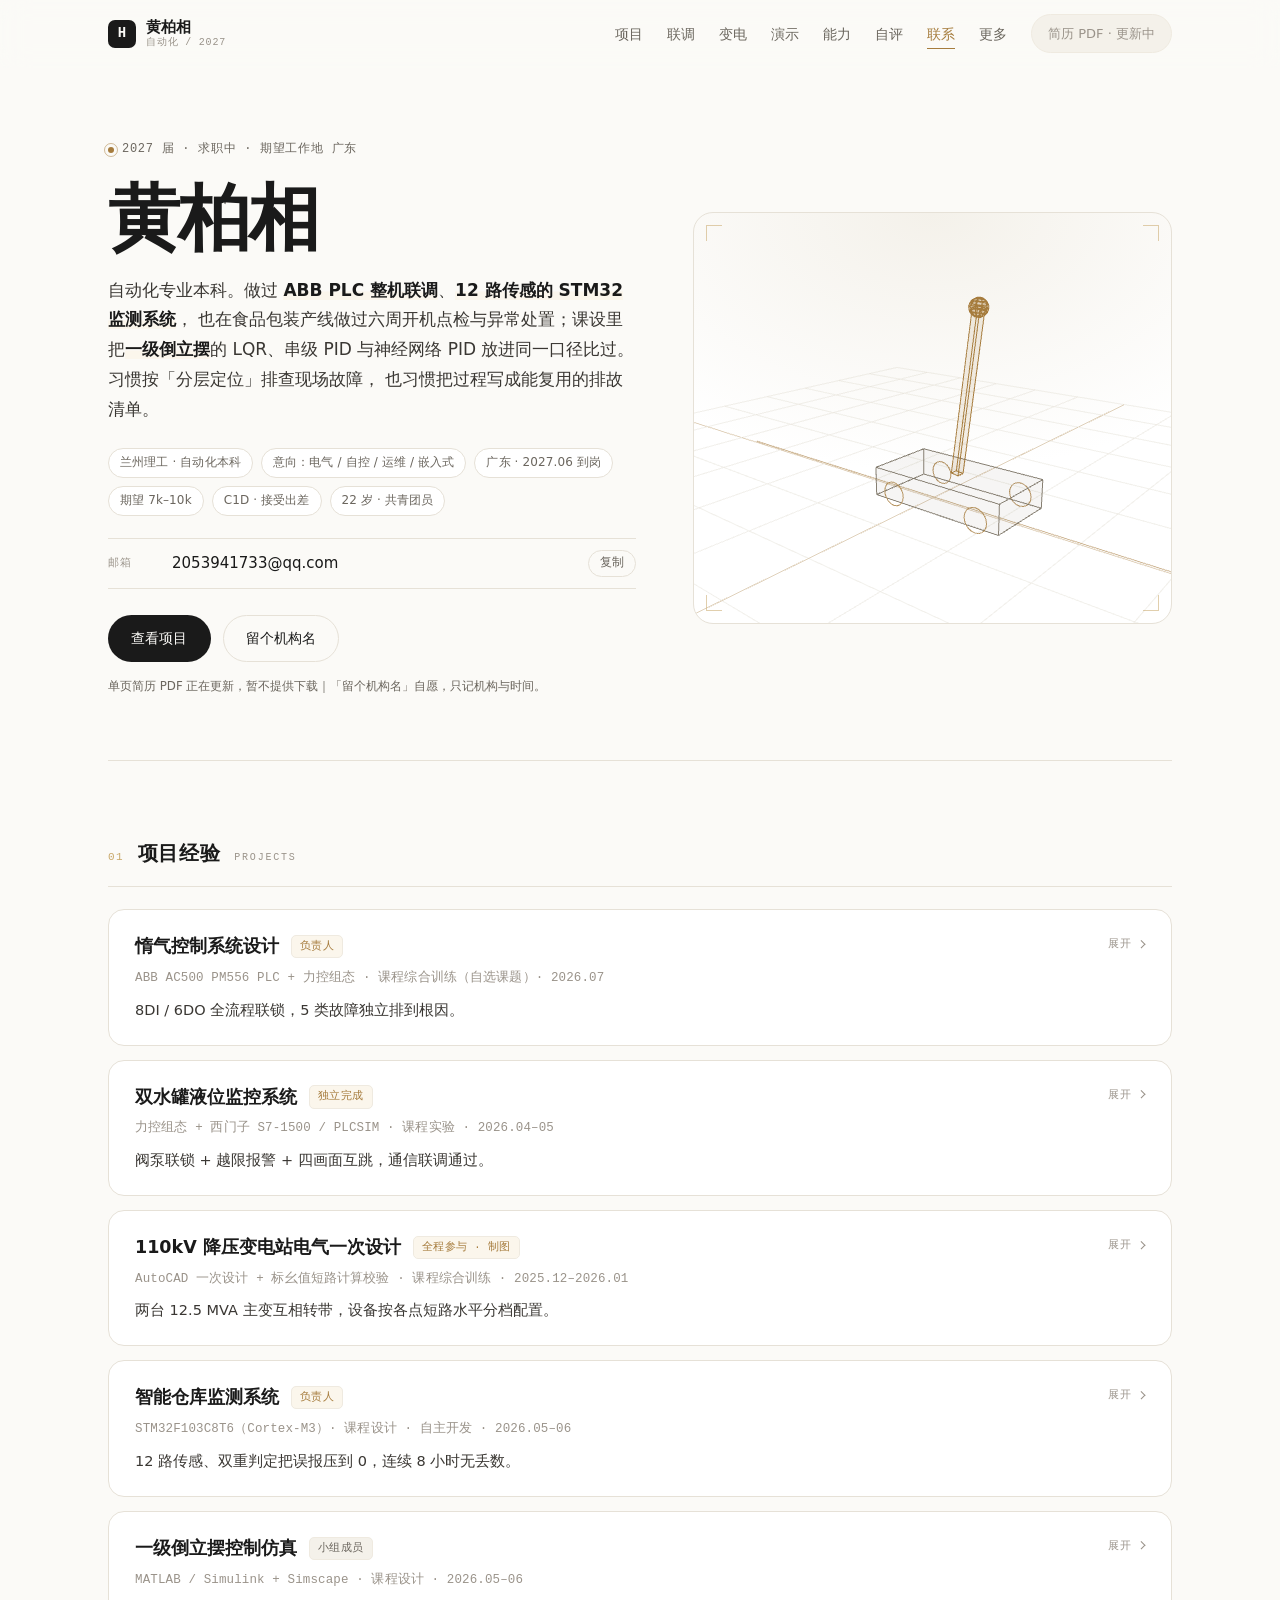
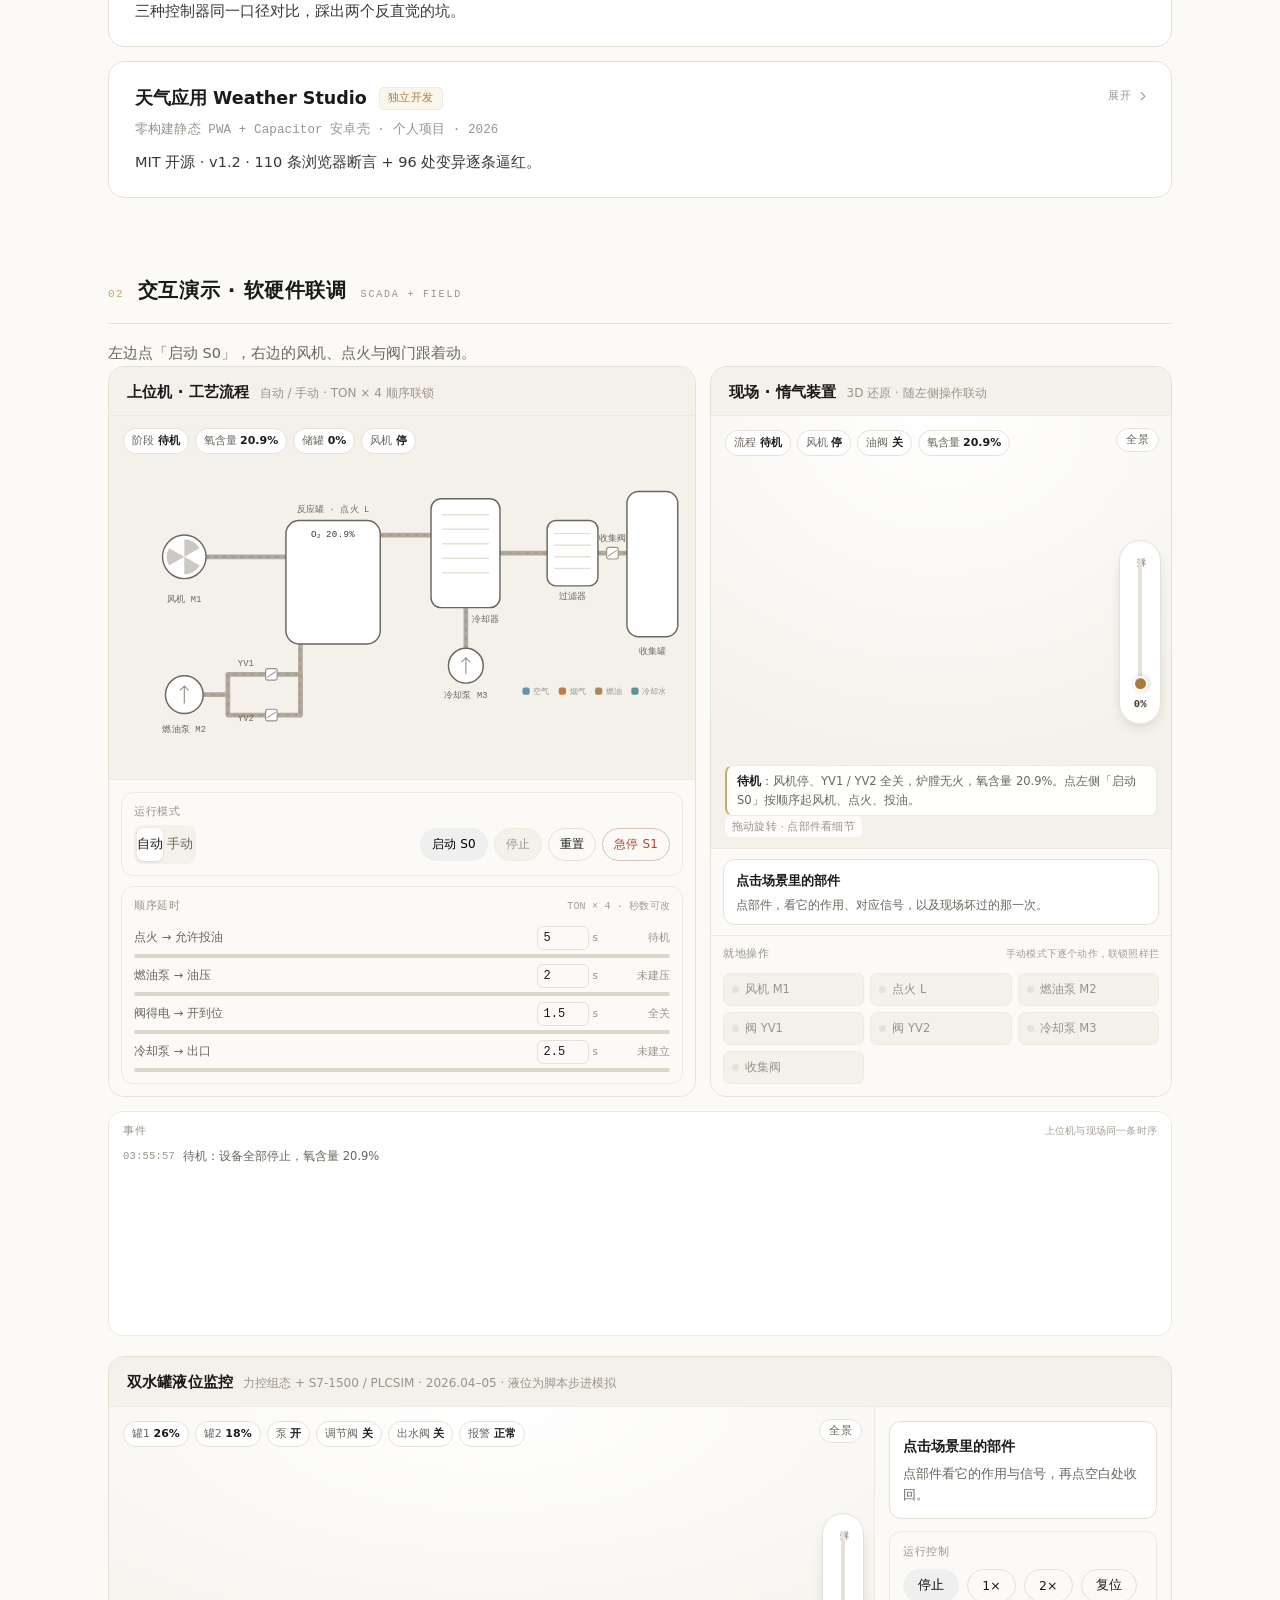
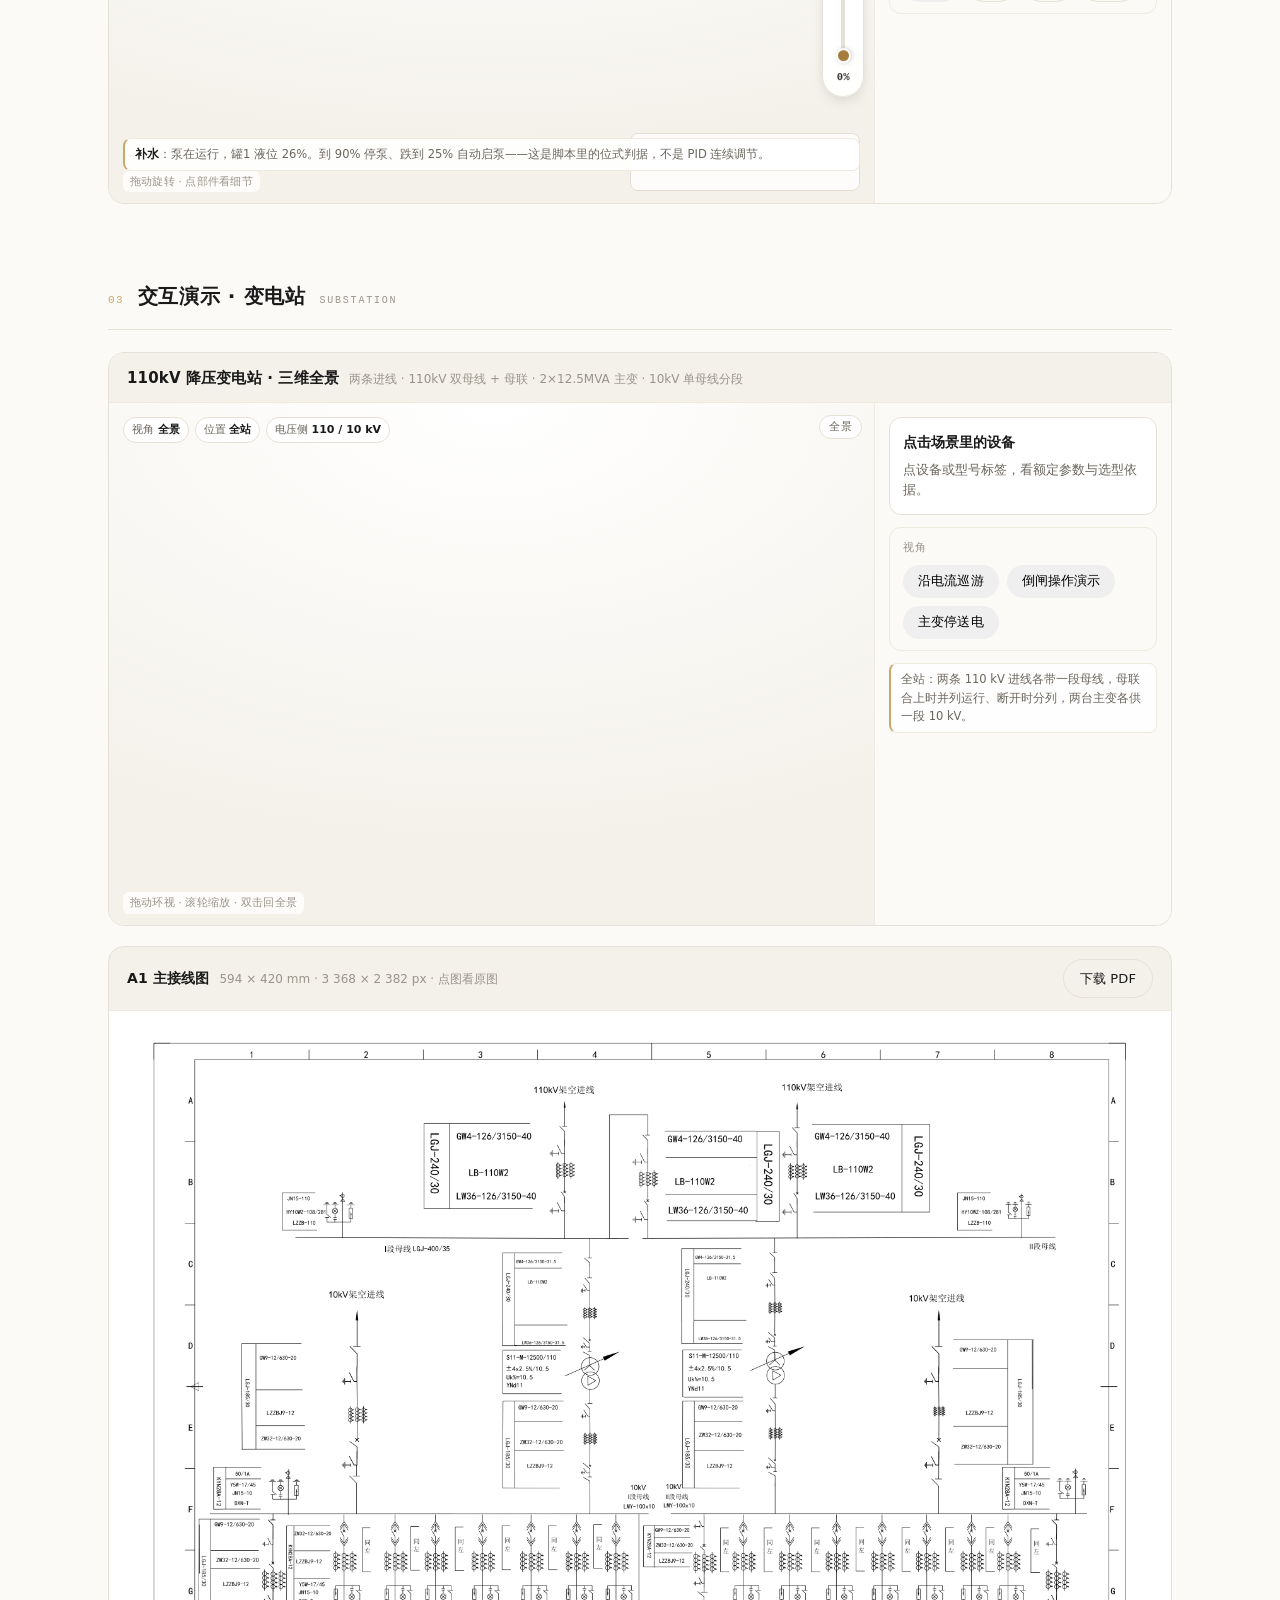
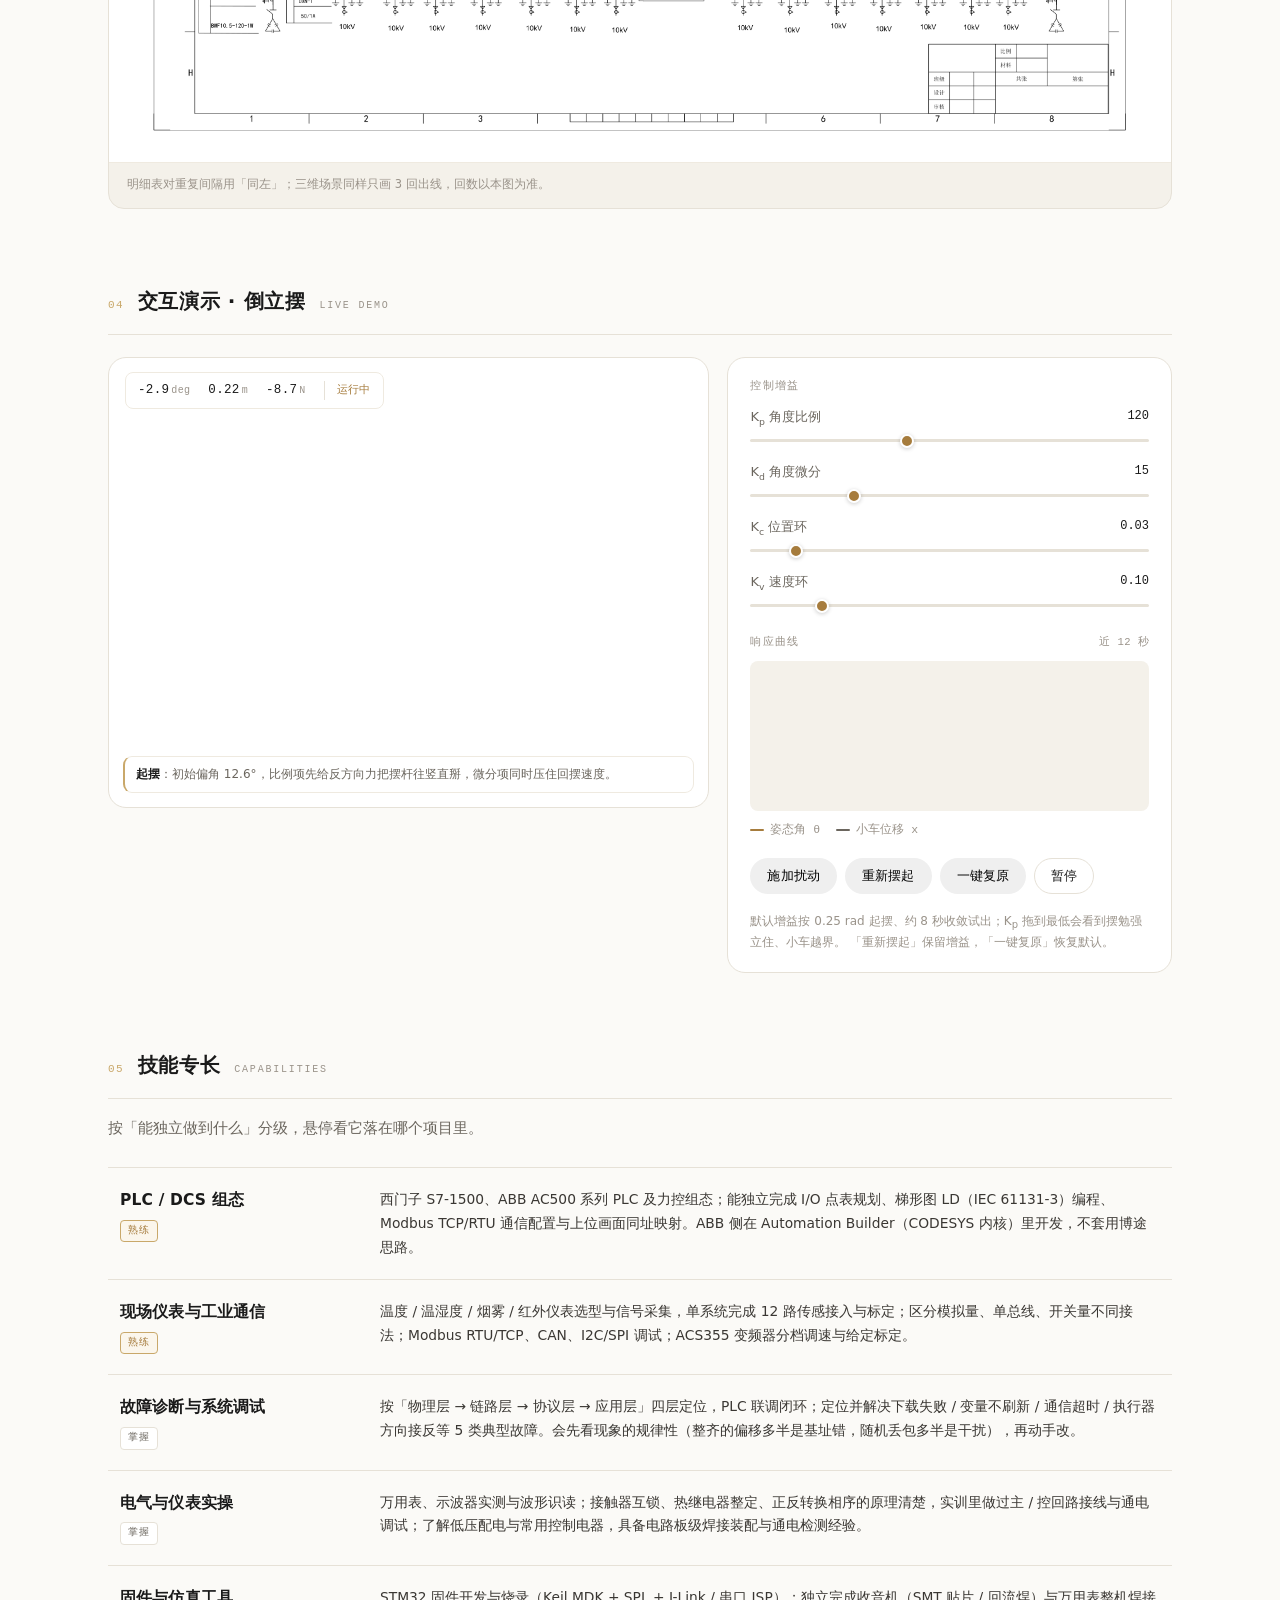
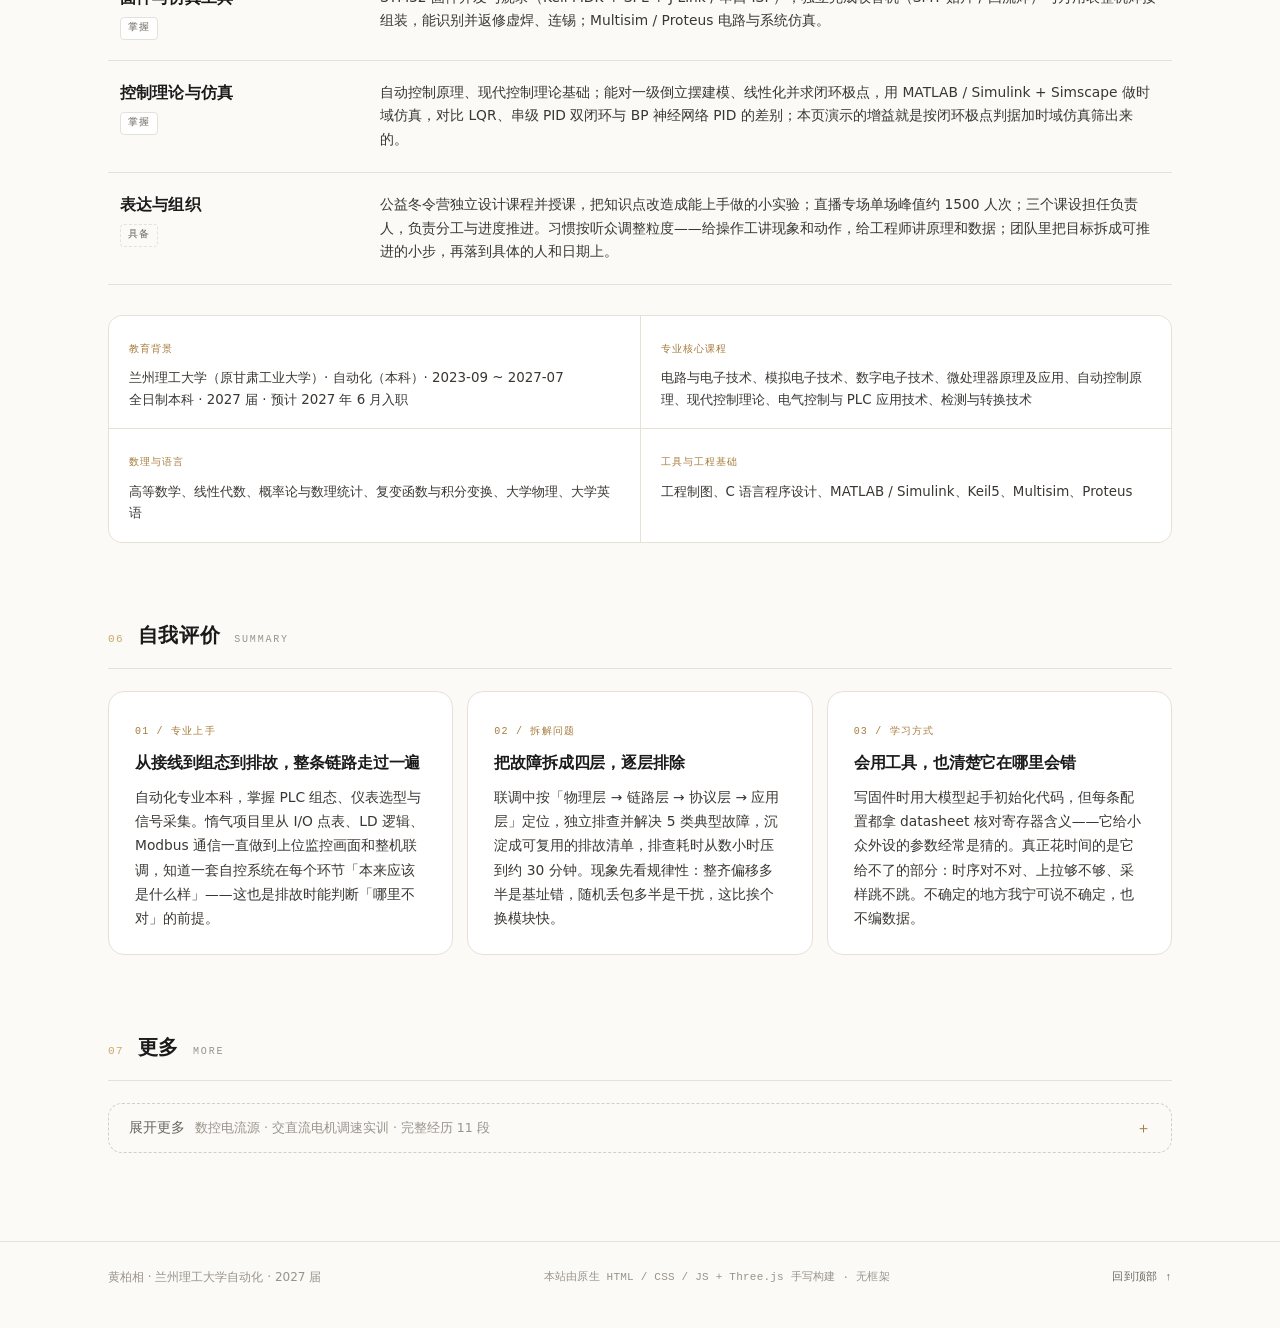
<file: GitHub Pages/index.html>
<!DOCTYPE html>
<html lang="zh-CN">
<head>
<meta charset="utf-8">
<meta name="viewport" content="width=device-width, initial-scale=1">
<title>黄柏相 · 自动化 · 嵌入式与工业控制</title>
<meta name="author" content="黄柏相">
<meta name="description" content="黄柏相，兰州理工大学自动化 2027 届。PLC 组态、现场仪表信号链路、STM32 监测系统、一级倒立摆 LQR / 串级 PID / BP 神经网络 PID 控制仿真、数控恒流源。含可交互倒立摆控制演示。">
<meta name="theme-color" content="#fbfaf7">
<link rel="icon" href="assets/favicon.svg" type="image/svg+xml">
<link rel="stylesheet" href="css/style.css">
</head>
<body>
<div class="scroll-progress" aria-hidden="true"><i id="scroll-bar"></i></div>

<header class="nav" id="nav">
  <div class="nav-inner">
    <a class="brand" href="#top">
      <span class="brand-mark">H</span>
      <span class="brand-text">黄柏相<span class="brand-sub">自动化 / 2027</span></span>
    </a>
    <nav class="nav-links" aria-label="页面导航">
      <a href="#projects">项目</a>
      <a href="#vizsec">联调</a>
      <a href="#grid">变电</a>
      <a href="#demo">演示</a>
      <a href="#skills">能力</a>
      <a href="#about">自评</a>
      <a href="#contact">联系</a>
      <a href="#more">更多</a>
    </nav>
    <!-- 简历 PDF 暂时关闭下载（2026-11-02，等新版简历）。新版到位后把下面这个 span 换回：
         <a class="nav-cta" href="assets/黄柏相-简历.pdf" download>简历 PDF</a> -->
    <span class="nav-cta is-off" aria-disabled="true" title="新版简历整理中，暂不提供下载">简历 PDF · 更新中</span>
  </div>
</header>

<main id="top">

  <section class="hero" id="contact">
    <div class="hero-grid">
      <div class="hero-copy">
        <p class="eyebrow"><span class="dot"></span>2027 届 · 求职中 · 期望工作地 广东</p>
        <div class="hero-id">
          <h1>黄柏相</h1>
        </div>
        <p class="hero-lead">
          自动化专业本科。做过 <strong>ABB PLC 整机联调</strong>、<strong>12 路传感的 STM32 监测系统</strong>，
          也在食品包装产线做过六周开机点检与异常处置；课设里把<strong>一级倒立摆</strong>的
          LQR、串级 PID 与神经网络 PID 放进同一口径比过。习惯按「分层定位」排查现场故障，
          也习惯把过程写成能复用的排故清单。
        </p>
        <div class="hero-meta">
          <span class="chip">兰州理工 · 自动化本科</span>
          <span class="chip">意向：电气 / 自控 / 运维 / 嵌入式</span>
          <span class="chip">广东 · 2027.06 到岗</span>
          <span class="chip">期望 7k–10k</span>
          <span class="chip">C1D · 接受出差</span>
          <span class="chip">22 岁 · 共青团员</span>
        </div>

        <div class="hero-contact">
          <div class="c-row">
            <span class="c-k">邮箱</span>
            <a class="c-v" href="mailto:2053941733@qq.com">2053941733@qq.com</a>
            <button class="c-copy" type="button" data-copy="2053941733@qq.com">复制</button>
          </div>
                  </div>

        <div class="hero-actions">
          <a class="btn btn-solid" href="#projects">查看项目</a>
          <!-- 简历 PDF 更新期间首屏不放「下载简历」：主视觉里挂一颗点不动的按钮像坏了，
               信息由下面那行 hero-note 承担。新版到位后在这里加回：
               <a class="btn btn-ghost" href="assets/黄柏相-简历.pdf" download>下载简历</a> -->
          <button class="btn btn-ghost" type="button" id="btn-register">留个机构名</button>
        </div>
        <p class="hero-note">单页简历 PDF 正在更新，暂不提供下载｜「留个机构名」自愿，只记机构与时间。</p>
      </div>
      <div class="hero-stage">
        <canvas id="hero-canvas" aria-label="倒立摆线框示意图" role="img"></canvas>
      </div>
    </div>
    <div class="hero-rule" aria-hidden="true"></div>
  </section>

  <section class="sec" id="projects">
    <div class="sec-head">
      <span class="sec-no">01</span>
      <h2>项目经验</h2>
      <span class="sec-en">Projects</span>
      <i class="sec-line"></i>
    </div>
    <div class="cards" id="project-cards">

      <article class="card" data-card id="card-inert">
        <button class="card-head" type="button" aria-expanded="false">
          <div class="card-title-row">
            <h3>惰气控制系统设计</h3>
            <span class="role">负责人</span>
          </div>
          <p class="card-sub">ABB AC500 PM556 PLC + 力控组态 · 课程综合训练（自选课题）· 2026.07</p>
          <p class="card-line">8DI / 6DO 全流程联锁，5 类故障独立排到根因。</p>
          <span class="card-toggle" aria-hidden="true">展开</span>
        </button>
        <div class="card-body">
          <dl>
            <div><dt>项目内容</dt><dd>以 ABB AC500 PM556 为控制核心、力控组态为上位监控，实现「空气引入 → 点火降氧 → 冷却过滤 → 惰气收集」全流程自动化。在 Automation Builder（CODESYS 内核）中按监控 / 控制 / 执行三层规划 I/O（8DI / 6DO，扩展 AX561 模拟量 + DC562 数字量模块）；下位机以 LD（IEC 61131-3）单一 POU 循环扫描，经 Modbus TCP 与上位机通信。</dd></div>
            <div><dt>本人职责</dt><dd>作为负责人独立完成硬件组态与软件设计：规划 I/O 点表与模块地址；编写 LD 顺序控制与条件连锁逻辑；经 COM_MOD_MAST 以 Modbus 写 WR 区驱动 ACS355 变频器分档调速（≈7.5 / 25 / 45 Hz）；搭建力控上位监控并与 PLC 做同址映射；负责整机联调与故障排查，交付可复用的排故清单。</dd></div>
            <div><dt>技术要点</dt><dd>
              <ul class="mini-list">
                <li><b>联锁顺序</b>：TON 延时强制「先点火后喷油」，避免炉膛先积油再点火；电机自锁 + 互锁防止同时启动。</li>
                <li><b>急停取常闭</b>：断线即等于触发，断电、接触不良、按按钮都进入安全状态，属于故障导向安全（fail-safe）接法。</li>
                <li><b>传动通信</b>：Modbus 写变频器频率给定寄存器，三档频率切换后读实际频率核对跟随情况。</li>
                <li><b>上位监控</b>：力控画面与 PLC 变量同址映射，实现流程状态可视化与参数在线调参。</li>
              </ul>
            </dd></div>
                        <div><dt>调试记录</dt><dd>
              <ul class="mini-list fix-list">
                <li><b>燃油泵跟着风机一起启</b>——炉膛先积油再点火是爆燃风险。查 LD 发现泵和风机共用同一个启动条件，条件本身没写错，是「先后顺序」没约束住 → 把点火确认前置成泵的使能位，再补 TON 延时。</li>
                <li><b>上位画面数值不动，PLC 侧却在变</b>——先怀疑通信断，但连接状态正常；比对地址发现整组变量是「整齐地偏了一段」而不是随机错 → 判为 Modbus 寄存器基址偏移，改同址映射后恢复。</li>
                <li><b>电磁阀通电不动作</b>——DO 指示灯亮，万用表量到输出有电压、阀体却不动 → 装配方向接反，重装后正常。</li>
              </ul>
            </dd></div>
            <div><dt>项目成果</dt><dd>实现全流程自动化运行、参数在线调参与三档调速稳定切换；联调中独立定位并解决 5 类典型故障——下载失败（IP 网段）、燃油泵误启（补 TON + 点火前置）、变量不刷新（Modbus 地址偏移）、电磁阀方向接反、通信超时（扫描周期需 ≥20 ms），排查耗时从最初的数小时压缩到约 30 分钟，整机联调与演示通过。</dd></div>
            <div><dt>复盘</dt><dd>这一版只做到<b>软件联锁</b>。真实燃烧设备还需要硬件层面的互锁（火焰检测器确认着火后才允许开油阀，信号直接串在油阀回路、不走程序）、氧含量在线检测联动、以及故障时的安全停机顺序（先断油、再停风、最后报警）。课设里我只验证了「能不能跑起来」，没验证「跑飞了怎么办」，这是事后才意识到的短板。</dd></div>
          </dl>
          <p class="card-note">技术栈：ABB AC500 · Automation Builder · LD / IEC 61131-3 · Modbus TCP · 力控组态 · ACS355 变频器<br>资料：<a href="https://wwbta.lanzouq.com/iAGAM3xt42re" target="_blank" rel="noopener">wwbta.lanzouq.com/iAGAM3xt42re</a><br>流程演示：<a class="link-btn" href="#proc">见下方演示 · 自动 / 手动按工艺走一遍 →</a><br>三维拆解：<a class="link-btn" href="#viz-inert">见下方演示 · 惰气三维视图 →</a></p>
        </div>
      </article>

      <article class="card" data-card id="card-tanks">
        <button class="card-head" type="button" aria-expanded="false">
          <div class="card-title-row">
            <h3>双水罐液位监控系统</h3>
            <span class="role">独立完成</span>
          </div>
          <p class="card-sub">力控组态 + 西门子 S7-1500 / PLCSIM · 课程实验 · 2026.04–05</p>
          <p class="card-line">阀泵联锁 + 越限报警 + 四画面互跳，通信联调通过。</p>
          <span class="card-toggle" aria-hidden="true">展开</span>
        </button>
        <div class="card-body">
          <dl>
            <div><dt>项目内容</dt><dd>在力控组态中搭建两水罐液位监控系统：罐体按液位驱动填充动画，水泵、调节阀、出水阀做开关状态显示，管道做流动属性；自建数据变量并编写控制脚本，使液位在规定区间循环变化、阀泵按联锁条件动作；越限报警、历史与实时趋势、开机 / 主界面 / 报警 / 趋势四画面互跳，并与 S7-1500（PLCSIM）通信联调。</dd></div>
            <div><dt>本人职责</dt><dd>独立完成变量规划与命名、画面与动画组态、控制脚本编写、报警与趋势配置、画面跳转与权限设置，以及力控与 PLC 的通信建立、变量地址映射和联调排故。</dd></div>
            <div><dt>技术要点</dt><dd>
              <ul class="mini-list">
                <li><b>联锁按与逻辑串接</b>：调节阀需「罐 1 达高位且罐 2 低于低位」同时成立才允许打开，任一条件消失即关断，防溢罐也防干抽；水泵、出水阀各按单点液位限位启停。</li>
                <li><b>高低限分开设定形成回差</b>（滞环），避免阈值附近反复动作。</li>
                <li><b>报警与趋势分开组态</b>，趋势按固定采样周期记录，不跟着动画刷新走。</li>
              </ul>
            </dd></div>
                        <div><dt>调试记录</dt><dd>
              <ul class="mini-list fix-list">
                <li><b>画面数值全是 0</b>——PLCSIM 侧程序在跑，力控读不到。逐项核对通道配置，发现连接压根没建立 → 补 IP 与机架 / 槽位后恢复。</li>
                <li><b>连上了但数值不刷新</b>——连接正常、地址也对，最后落在数据类型上：组态侧按字读、PLC 侧是另一个宽度 → 改数据类型与偏移。</li>
                <li><b>调节阀在阈值附近反复开关</b>——高限和低限用同一个值，边界上必然抖动 → 高低限分开设定形成回差。</li>
              </ul>
            </dd></div>
            <div><dt>项目成果</dt><dd>动画、脚本、报警、趋势、多画面跳转五类必做项全部实现并演示通过；力控与 PLCSIM 通信正常，可读写变量并联动画面。调试中定位并解决两类问题：变量地址与数据类型不匹配导致数值不刷新、通信未连上导致画面全零。</dd></div>
            <div><dt>复盘</dt><dd>这一版的液位是<b>步进脚本模拟</b>（每周期 ±5），并非真实模拟量闭环。到现场应改为液位计 4–20 mA 进模拟量模块、由 PLC 侧做 PID 调节，上位只负责监控与参数下发——课设验证的是组态与联锁逻辑，不是控制品质。</dd></div>
          </dl>
          <p class="card-note">技术栈：力控组态 · S7-1500 / PLCSIM · 变量组态与脚本 · 越限报警 · 实时 / 历史趋势 · 四画面互跳<br>三维拆解：<a class="link-btn" href="#viz-tanks">见下方演示 · 双水罐三维视图 →</a></p>
        </div>
      </article>

      <article class="card" data-card id="card-substation">
        <button class="card-head" type="button" aria-expanded="false">
          <div class="card-title-row">
            <h3>110kV 降压变电站电气一次设计</h3>
            <span class="role">全程参与 · 制图</span>
          </div>
          <p class="card-sub">AutoCAD 一次设计 + 标幺值短路计算校验 · 课程综合训练 · 2025.12–2026.01</p>
          <p class="card-line">两台 12.5 MVA 主变互相转带，设备按各点短路水平分档配置。</p>
          <span class="card-toggle" aria-hidden="true">展开</span>
        </button>
        <div class="card-body">
          <dl>
            <div><dt>项目内容</dt><dd>工厂 110/10 kV 降压变电站电气一次部分设计。按任务书负荷资料统计得出有功缺额约 40.89 MW，据此确定电压等级与主接线方案：110 kV 侧双母线（含母联）、10 kV 侧单母线分段，两条 110 kV 架空进线，两台 S11-M-12500/110 主变分列运行。主变参数 110/10.5 kV、±4×2.5% 有载调压、Uk%=10.5、YNd11。用标幺值法（Sd=100 MVA、Ud=10.5 kV、Id=5.5 kA）算各短路点电流，按额定参数、动稳定、热稳定三项逐台校验设备，最后用 AutoCAD 绘制 A1 主接线图并出设备明细表。</dd></div>
            <div><dt>本人职责</dt><dd>全程参与并用 AutoCAD 绘制 A1 主接线图；参与电压等级与主接线方案比选、主变容量与台数论证、断路器与隔离开关及互感器母线的选型；承担负荷统计与短路电流的部分计算，配合完成继电保护整定。</dd></div>
            <div><dt>技术要点</dt><dd>
              <ul class="mini-list">
                <li><b>台数由「能不能顶」定，不由「够不够用」定</b>：剩余负荷折算 11.11 MVA，单台 12.5 MVA 本来够用；定两台是因为任一台检修或故障时另一台要能带起全部剩余负荷——11.11 &lt; 12.5 刚好够，容量也就此卡在 12.5 MVA 这档。</li>
                <li><b>开断能力按各点短路水平分档</b>：110 kV 进线断路器取 40 kA，母联与主变间隔取同系列 31.5 kA；10 kV 侧 20 kA 开断对 Ik≈5 kA、峰值 50 kA 对 ish≈12.75 kA 各留约 4 倍。同一电压等级不同位置配不同档，不搞一刀切。</li>
                <li><b>两条供电路径分开算</b>：系统供（110 kV 经主变）短路点 K₂ 得 Ik≈5 kA、ish≈12.75 kA、Sk≈90.9 MVA；发电厂直供 10 kV 那条 Ik=0.55 kA、ish=1.44 kA。两者的工作电流也不同（611 A 与 917 A），选型各按各的路径配。</li>
                <li><b>软母线看机械强度，硬母线看动稳定</b>：110 kV 户外选 LGJ-400/35 钢芯铝绞线，载流量 710 A 对 66 A 是十倍余量，真正的约束是短路电动力下的机械强度；10 kV 柜内选 LMY-100×10 矩形硬铝排，取大截面主因是相邻母排间的电动力与电流平方成正比，排间距和厚度不够会变形。</li>
              </ul>
            </dd></div>
            <div><dt>校验与取舍</dt><dd>
              <ul class="mini-list fix-list">
                <li><b>主变先按单台考虑，算完才发现没有备用</b>——剩余负荷 11.11 MVA 落在一台 12.5 MVA 之内，看似够用；但检修窗口一开就得全站停电 → 改两台分列运行，容量不用往上加档，2×12.5 MVA 正好卡住。</li>
                <li><b>10 kV 断路器额定电流按 630 A 选，回头核出 917 A</b>——发电厂直供那条路径的负荷比剩余负荷大，630 A 覆盖不住 → 该路径改 1250 A 档。同一个 10 kV 等级出现 630 A / 1250 A 两个档，是两条路径负荷不同造成的，不是选型随意。</li>
                <li><b>母联从 40 kA 降到 31.5 kA</b>——母联点的短路电流比进线端低一档（电流经线路阻抗与进线断路器后已被削弱），照进线那档选等于多花钱 → 按短路水平选，这是这次设计里最像工程取舍的一处。</li>
              </ul>
            </dd></div>
            <div><dt>项目成果</dt><dd>交付 A1 主接线图、设备选型校验表、短路电流计算书与接地算稿；全部设备通过额定参数 + 动稳定 + 热稳定三项校验并留有余量（10 kV 侧 ZW32-12/630-20，对应 Ik≈5 kA、ish≈12.75 kA）。A1 图按制图惯例用「同左」压缩重复间隔，图上设备明细表可直接对照编号核查。</dd></div>
            <div><dt>复盘</dt><dd>这一版是<b>稳态设计</b>。短路计算只承担了一部分，标幺值网络化简那套手算没有独立走完；保护整定是配合完成的，速断与过流的定值配合只在规程层面校验过，没做完整的级差配合表。无功补偿选并联电容器组，是因为课设负荷是稳态的；现场若有冲击性负荷或谐波源，电容器组会与谐波谐振，得换 SVG 或加滤波支路。另外报告附录的设备汇总表前后不一致（同一电压等级出现三个断路器型号），我是做完图之后才发现的——图与正文对得上、附录没跟上，这也是我后来养成「图、表、算三方对齐」习惯的原因。</dd></div>
          </dl>
          <p class="card-note">技术栈：AutoCAD · 标幺值短路计算 · 设备动 / 热稳定校验 · 负荷统计与无功补偿 · 一次主接线<br>图纸：<a href="assets/变电站-A1主接线图.pdf" target="_blank" rel="noopener">A1 主接线图（PDF · 594×420 mm）→</a><br>三维演示：<a class="link-btn" href="#grid">见下方 03 · 三维全景 + 电流巡游 →</a></p>
        </div>
      </article>

      <article class="card" data-card id="card-warehouse">
        <button class="card-head" type="button" aria-expanded="false">
          <div class="card-title-row">
            <h3>智能仓库监测系统</h3>
            <span class="role">负责人</span>
          </div>
          <p class="card-sub">STM32F103C8T6（Cortex-M3）· 课程设计 · 自主开发 · 2026.05–06</p>
          <p class="card-line">12 路传感、双重判定把误报压到 0，连续 8 小时无丢数。</p>
          <span class="card-toggle" aria-hidden="true">展开</span>
        </button>
        <div class="card-body">
          <dl>
            <div><dt>项目内容</dt><dd>基于 STM32F103C8T6 搭建覆盖 3 间仓库的安全监测系统，集成 LM35 温度、DHT11 温湿度、MQ-2 烟雾、红外入侵共 12 路传感，按「采集—主控—执行」三层组织，配 0.96 寸 OLED（I2C）多页显示、蜂鸣器 + LED 声光报警与消防联动；基于标准外设库（SPL）在 Keil MDK 开发，主循环状态机周期约 300 ms。</dd></div>
            <div><dt>本人职责</dt><dd>独立完成 12 路传感接入与驱动编写；实现温度 &gt;90℃ 与烟雾双重判定、ADC 多通道扫描 + 均值滤波、红外电压跌落入侵检测；编写 OLED 多页显示与报警状态机；经 J-Link 烧录固件，负责 Proteus 仿真与实物联调。</dd></div>
            <div><dt>传感与接口</dt><dd>
              <ul class="mini-list">
                <li><b>LM35 / MQ-2</b>：模拟量，走 ADC 多通道扫描；MQ-2 输出随预热时间漂移，上电后先做基线校准。</li>
                <li><b>DHT11</b>：单总线，微秒级时序，读取时关中断避免被打断，且采样降频、不是每圈都读。</li>
                <li><b>红外入侵</b>：电平 / 电压跌落判定，属开关量输入。</li>
                <li><b>OLED 0.96"</b>：I2C 总线上只有这一个器件，不存在同地址冲突。</li>
              </ul>
            </dd></div>
                        <div><dt>调试记录</dt><dd>
              <ul class="mini-list fix-list">
                <li><b>单点温度判据下误报不断</b>——环境温度一波动就报警 → 改成温度 + 烟雾双重判定，误报归零；90℃ 是实验条件下能稳定复现火警的「确认」值，不是随便取的。</li>
                <li><b>MQ-2 上电后读数一路往上爬</b>——传感器预热期输出漂移，拿来判定必然误报 → 上电先做基线校准；滤波值只上显示，报警判定走原始值，免得滤波器把报警拖慢。</li>
                <li><b>串口能通但速率整体偏</b>——编译能过、程序也跑，是对照 datasheet 查时钟树和分频才发现的 → 用示波器实测反推真实波特率。</li>
              </ul>
            </dd></div>
            <div><dt>项目成果</dt><dd>Proteus 仿真与实物联调均稳定运行，实现 3 间仓库温度 / 湿度 / 烟雾 / 入侵集中监视与声光报警；采用温度 + 烟雾双重判定后误报降至 0 次（单点温度判据下环境温度波动即频繁误报），报警响应 &lt;1 s，连续运行 8 小时以上无死机 / 丢数。</dd></div>
            <div><dt>指标口径</dt><dd>「0 次误报」指<b>连续 8 小时空仓运行、无真实异常</b>条件下的统计，不是产线长期运行数据；90℃ 是实验条件下能稳定复现火警的「确认」阈值，真实仓库应做两级判定（如 45–60℃ 预警、90℃ 确认）。均值滤波只用于显示与趋势，报警判定走原始值，避免滤波器把报警拖慢。</dd></div>
            <div><dt>复盘</dt><dd>驱动框架与初始化代码借助大模型起手，但配置逐条对照 datasheet 核对——大模型给小众外设的参数经常是猜的，典型如时钟树和分频配错：编译能过、程序也能跑，但串口波特率整体偏、ADC 采样率与预期差一截，只能靠示波器实测反推。另外这套是轮询状态机，够用但不严格，要保证实时性应上中断或 DMA + 环形缓冲。</dd></div>
          </dl>
          <p class="card-note">技术栈：STM32F103 · SPL · Keil MDK · I2C / ADC / 单总线 · Proteus<br>资料：<a href="https://wwbta.lanzouq.com/i8BmX3xt7ona" target="_blank" rel="noopener">wwbta.lanzouq.com/i8BmX3xt7ona</a></p>
        </div>
      </article>

      <article class="card" data-card id="card-pendulum">
        <button class="card-head" type="button" aria-expanded="false">
          <div class="card-title-row">
            <h3>一级倒立摆控制仿真</h3>
            <span class="role role-muted">小组成员</span>
          </div>
          <p class="card-sub">MATLAB / Simulink + Simscape · 课程设计 · 2026.05–06</p>
          <p class="card-line">三种控制器同一口径对比，踩出两个反直觉的坑。</p>
          <span class="card-toggle" aria-hidden="true">展开</span>
        </button>
        <div class="card-body">
          <dl>
            <div><dt>项目内容</dt><dd>以一级倒立摆（小车 + 单杆）为对象，先建立非线性动力学模型，在竖直平衡点附近线性化得到状态空间方程；在 Simulink / Simscape 里搭非线性被控对象，在同一初始偏角、同一扰动量下分别接入 LQR、串级 PID 双闭环与 BP 神经网络 PID 三种控制器，做时域仿真并横向对比。</dd></div>
            <div><dt>本人职责</dt><dd>小组共同完成建模与线性化、三种控制器的设计与整定、Simulink 仿真搭建、数据整理与曲线对比；课设报告按指导书章节结构编写，我是小组成员之一。</dd></div>
            <div><dt>控制方案</dt><dd>
              <ul class="mini-list">
                <li><b>LQR</b>：取角度、角速度、位移、速度四个状态量，靠 Q / R 权重在「立得稳」与「回得快」之间取舍，解 Riccati 方程拿反馈增益。</li>
                <li><b>串级 PID 双闭环</b>：外环按位置偏差给出姿态参考，内环按角度偏差出力，两层都限幅。结构最直观、最好向别人解释，代价是参数要分层试凑，两个环相互牵制。</li>
                <li><b>BP 神经网络 PID</b>：用反向传播在线调整 PID 三个参数，让增益随误差自己变。难点不在网络结构，而在样本、初值与学习率——学习率给大了，起摆那一瞬间就发散。</li>
              </ul>
            </dd></div>
                        <div><dt>调试记录</dt><dd>
              <ul class="mini-list fix-list">
                <li><b>算出来的增益代进 Simulink 完全不复现</b>——两边转动惯量的口径不一致，模型不同源 → 统一参数后一次就对上了；这一处来回调了十几轮。</li>
                <li><b>低增益时摆立住了，小车却一路跑偏</b>——只看角度曲线会误判成「已经稳了」→ 补上行程判定才暴露出这种失效。</li>
              </ul>
            </dd></div>
            <div><dt>对比与结论</dt><dd>对比口径统一为超调量、调节时间、稳态误差与扰动后的恢复过程，而不是只看「能不能立住」。三种方案各有取舍：LQR 有明确的二次型指标、整定路径清楚，但对模型精度最敏感；串级 PID 不依赖精确模型、现场好调，但要人肉试参；BP 神经网络 PID 在线适应性最强，可解释性与稳定性论证最弱。具体数值以课设报告里的实测曲线为准。</dd></div>
            <div><dt>复盘</dt><dd>踩得最深的一个坑是<b>线性化模型与非线性仿真必须同源</b>：我先按极点判据搜出一组增益，代进 Simulink 却完全不复现，最后发现是两边转动惯量的取值不一致。另一个反直觉的地方是，低增益的失效形态不是「摆先倒」，而是<b>摆勉强立住、小车一路跑偏越界</b>——所以补了行程判定，否则这种失效光看角度曲线根本看不出来。</dd></div>
          </dl>
          <p class="card-note">技术栈：MATLAB / Simulink · Simscape · LQR（Riccati）· 串级 PID · BP 神经网络 PID · CasADi<br>在线演示：<a href="#demo">本页 04 · 交互演示（串级 PD 简化版）→</a></p>
        </div>
      </article>

      <article class="card" data-card id="card-weather">
        <button class="card-head" type="button" aria-expanded="false">
          <div class="card-title-row">
            <h3>天气应用 Weather Studio</h3>
            <span class="role">独立开发</span>
          </div>
          <p class="card-sub">零构建静态 PWA + Capacitor 安卓壳 · 个人项目 · 2026</p>
          <p class="card-line">MIT 开源 · v1.2 · 110 条浏览器断言 + 96 处变异逐条逼红。</p>
          <span class="card-toggle" aria-hidden="true">展开</span>
        </button>
        <div class="card-body">
          <dl>
            <div><dt>项目内容</dt><dd>零构建静态 PWA + Capacitor 安卓壳的天气应用。四家数据源可切换，空气质量四级降级链每档带出处徽章，主题即一个 JSON 文件（运行期导入 + 离线对比度验收）。工程上以证据为准：110 条真 DOM 浏览器断言 + 96 处变异逐条逼红 + 五条秒级闸门进 CI；华为真机实测冷启动 524–573 ms、长列表 jank 0.19%。MIT，已发 v1.2。</dd></div>
            <div><dt>English version</dt><dd>Weather Studio — a zero-build static PWA plus a Capacitor Android shell. The web layer is plain ES modules (no framework, no bundler, no image assets) and the same source ships as an installable offline PWA or an APK with four hand-written native plugins. Four switchable weather providers expose capability flags so the UI decides what to render instead of special-casing a vendor; air quality is a four-level degradation chain where every number carries a provenance badge. Themes are single JSON files applied at runtime and validated offline for contrast. Engineering is evidence-first: 110 in-browser assertions measuring real DOM/computed styles, 96 mutation-forcing entries proving each assertion can actually turn red, and five second-scale gates in CI; on a real Huawei handset cold start measured 524–573 ms with 0.19% jank on the long list. MIT, v1.2 released.</dd></div>
            <div><dt>技术要点</dt><dd>
              <ul class="mini-list">
                <li><b>零构建</b>：Web 层是原生 ES Module，不用框架、不用打包器、不依赖图片资源；同一份源码既能发成可离线安装的 PWA，也能封成 APK。</li>
                <li><b>四家数据源</b>：每家通过能力标志声明自己支持什么，界面按标志决定渲染什么，而不是给每家写一套特判。</li>
                <li><b>空气质量降级链</b>：四级降级，每一档的数字都带出处徽章——数据从哪一级降下来、依据是什么，看得见。</li>
                <li><b>主题即 JSON</b>：一份 JSON 描述整套主题，运行期导入即生效，并做离线对比度验收。</li>
              </ul>
            </dd></div>
            <div><dt>质量证据</dt><dd>
              <ul class="mini-list fix-list">
                <li><b>110 条真 DOM 浏览器断言</b>：测的是真实 DOM 与计算样式，不是快照、不是桩。</li>
                <li><b>96 处变异逐条逼红</b>：每条断言都要能被变异打红——打不红的断言等于没写。</li>
                <li><b>五条秒级闸门进 CI</b>：把关卡做成秒级反馈，而不是等整条流水线跑完才知道。</li>
                <li><b>华为真机实测</b>：冷启动 524–573 ms，长列表 jank 0.19%。</li>
              </ul>
            </dd></div>
            <div><dt>成果</dt><dd>MIT 开源，已发布 v1.2（含 APK）；网页层与安卓壳同源，主题、断言与闸门脚本都在仓库里可查。</dd></div>
            <div><dt>复盘</dt><dd>这个项目让我把「做完了」换成「证明了」：功能多不多不重要，能不能指出「哪一条证据挂了它就红」才重要。96 处变异逼红这件事看着多余，但它把「断言会不会其实什么都没测」这个问题挡在了外面——没被变异打红过的断言，我不敢当成证据。</dd></div>
          </dl>
          <p class="card-note">技术栈：原生 ES Module · Service Worker / PWA · Capacitor（4 个自写原生插件）· 真 DOM 断言 · 变异测试 · CI 闸门<br>源码：<a href="https://github.com/unqiyouchaochao/weather-cn" target="_blank" rel="noopener">github.com/unqiyouchaochao/weather-cn</a><br>在线运行：<button class="link-btn" type="button" data-app-launch="weather">在浏览器中运行 →</button></p>
        </div>
      </article>
    </div>
  </section>

  <section class="sec sec-demo" id="vizsec">
    <div class="sec-head">
      <span class="sec-no">02</span>
      <h2>交互演示 · 软硬件联调</h2>
      <span class="sec-en">SCADA + Field</span>
      <i class="sec-line"></i>
    </div>
    <p class="sec-intro">左边点「启动 S0」，右边的风机、点火与阀门跟着动。</p>

    <div class="link-wrap" id="link">
      <div class="proc-inline" id="proc">
        <div class="proc-head">
          <h3>上位机 · 工艺流程</h3>
          <span class="proc-sub">自动 / 手动 · TON × 4 顺序联锁</span>
        </div>
      <div class="proc-body">
        <div class="proc-stage" id="proc-stage">
          <div class="proc-hud">
            <span>阶段 <b id="proc-phase">待机</b></span>
            <span>氧含量 <b id="proc-o2">20.9%</b></span>
            <span>储罐 <b id="proc-level">0%</b></span>
            <span>风机 <b id="proc-hz">停</b></span>
          </div>
        </div>
        <aside class="proc-side">
          <div class="proc-block proc-block--mode">
            <div class="proc-title">运行模式</div>
            <div class="seg" id="proc-mode">
              <button class="seg-btn is-on" data-mode="auto" type="button">自动</button>
              <button class="seg-btn" data-mode="manual" type="button">手动</button>
            </div>
            <div class="proc-btns">
              <button class="btn btn-sm" id="proc-start" type="button">启动 S0</button>
              <button class="btn btn-sm btn-ghost" id="proc-stop" type="button">停止</button>
              <button class="btn btn-sm btn-ghost" id="proc-reset" type="button">重置</button>
              <button class="btn btn-sm proc-estop" id="proc-estop" type="button">急停 S1</button>
            </div>
          </div>
          <div class="proc-block">
            <div class="proc-title">顺序延时 <span class="proc-hint">TON × 4 · 秒数可改</span></div>
            <div class="proc-seq">
              <div class="seq-row">
                <label class="seq-k" for="proc-delay">点火 → 允许投油</label>
                <input id="proc-delay" type="number" min="0" max="20" step="0.5" value="5" aria-label="TON1 点火到允许投油的延时秒数">
                <span class="seq-u">s</span>
                <span class="seq-v" id="proc-ton-state">待机</span>
                <div class="proc-bar"><i id="proc-ton-bar"></i></div>
              </div>
              <div class="seq-row">
                <label class="seq-k" for="proc-ptime">燃油泵 → 油压</label>
                <input id="proc-ptime" type="number" min="0" max="10" step="0.5" value="2" aria-label="TON2 燃油泵投入到油压建立的秒数">
                <span class="seq-u">s</span>
                <span class="seq-v" id="proc-p-state">未建压</span>
                <div class="proc-bar"><i id="proc-p-bar"></i></div>
              </div>
              <div class="seq-row">
                <label class="seq-k" for="proc-vtime">阀得电 → 开到位</label>
                <input id="proc-vtime" type="number" min="0" max="8" step="0.5" value="1.5" aria-label="TON3 阀门得电到开到位反馈的秒数">
                <span class="seq-u">s</span>
                <span class="seq-v" id="proc-v-state">全关</span>
                <div class="proc-bar"><i id="proc-v-bar"></i></div>
              </div>
              <div class="seq-row">
                <label class="seq-k" for="proc-ctime">冷却泵 → 出口</label>
                <input id="proc-ctime" type="number" min="0" max="12" step="0.5" value="2.5" aria-label="TON4 冷却泵启动到出口建立的秒数">
                <span class="seq-u">s</span>
                <span class="seq-v" id="proc-c-state">未建立</span>
                <div class="proc-bar"><i id="proc-c-bar"></i></div>
              </div>
            </div>
          </div>
        </aside>
      </div>
    </div>

    <div class="viz-inline viz-inline--field" data-viz-scene="inert" id="viz-inert">
      <div class="viz-inline-head">
        <h3>现场 · 惰气装置</h3>
        <span class="viz-sub">3D 还原 · 随左侧操作联动</span>
      </div>
      <div class="viz-body">
        <div class="viz-stage" tabindex="0">
          <canvas class="viz-canvas" aria-label="惰气控制系统三维视图" role="img"></canvas>
          <div class="viz-hud"></div>
          <div class="viz-tip" hidden></div>
          <p class="viz-hint">拖动旋转 · 点部件看细节</p>
          <p class="viz-narr" aria-live="polite"></p>
          <div class="viz-explode-rail">
            <span class="rail-k" aria-hidden="true">拆解</span>
            <div class="rail-slider">
              <input class="viz-explode" type="range" min="0" max="100" step="1" value="0" aria-label="惰气拆解程度">
            </div>
            <output class="viz-explode-out">0%</output>
          </div>
        </div>
        <aside class="viz-side">
          <div class="viz-card">
            <h4 class="viz-part">点击场景里的部件</h4>
            <p class="viz-desc">点部件看它的作用与信号，再点空白处收回。</p>
          </div>
          <div class="viz-block viz-extra" hidden></div>
        </aside>
        <div class="proc-block proc-block--field">
          <div class="proc-title">就地操作 <span class="proc-hint">手动模式下逐个动作，联锁照样拦</span></div>
          <div class="proc-devices" id="proc-devices"></div>
        </div>
      </div>
    </div>

      <div class="proc-block proc-block--log">
        <div class="proc-title">事件 <span class="proc-hint">上位机与现场同一条时序</span></div>
        <ol class="proc-log" id="proc-log"></ol>
      </div>
    </div>

    <div class="viz-inline" data-viz-scene="tanks" id="viz-tanks">
      <div class="viz-inline-head">
        <h3>双水罐液位监控</h3>
        <span class="viz-sub">力控组态 + S7-1500 / PLCSIM · 2026.04–05 · 液位为脚本步进模拟</span>
      </div>
      <div class="viz-body">
        <div class="viz-stage" tabindex="0">
          <canvas class="viz-canvas" aria-label="双水罐液位监控三维视图" role="img"></canvas>
          <div class="viz-hud"></div>
          <div class="viz-tip" hidden></div>
          <p class="viz-hint">拖动旋转 · 点部件看细节</p>
          <p class="viz-narr" aria-live="polite"></p>
          <div class="viz-explode-rail">
            <span class="rail-k" aria-hidden="true">拆解</span>
            <div class="rail-slider">
              <input class="viz-explode" type="range" min="0" max="100" step="1" value="0" aria-label="双水罐拆解程度">
            </div>
            <output class="viz-explode-out">0%</output>
          </div>
        </div>
        <aside class="viz-side">
          <div class="viz-card">
            <h4 class="viz-part">点击场景里的部件</h4>
            <p class="viz-desc">点部件看它的作用与信号，再点空白处收回。</p>
          </div>
          <div class="viz-block viz-extra" hidden></div>
        </aside>
      </div>
    </div>
  </section>

  <section class="sec sec-demo" id="grid">
    <div class="sec-head">
      <span class="sec-no">03</span>
      <h2>交互演示 · 变电站</h2>
      <span class="sec-en">Substation</span>
      <i class="sec-line"></i>
    </div>
    <div class="viz-inline" data-viz-scene="substation" id="viz-substation">
      <div class="viz-inline-head">
        <h3>110kV 降压变电站 · 三维全景</h3>
        <span class="viz-sub">两条进线 · 110kV 双母线 + 母联 · 2×12.5MVA 主变 · 10kV 单母线分段</span>
      </div>
      <div class="viz-body">
        <div class="viz-stage" tabindex="0">
          <canvas class="viz-canvas" aria-label="110kV 降压变电站三维视图" role="img"></canvas>
          <div class="viz-hud"></div>
          <div class="viz-tip" hidden></div>
          <p class="viz-hint">拖动环视 · 滚轮缩放 · 双击回全景</p>
          <div class="viz-runbar" hidden>
            <div class="run-track"><i class="run-fill"></i></div>
            <span class="run-stage"></span>
          </div>
        </div>
        <aside class="viz-side">
          <div class="viz-card">
            <h4 class="viz-part">点击场景里的设备</h4>
            <div class="viz-desc">点设备或型号标签，看额定参数与选型依据。</div>
          </div>
          <div class="viz-block viz-extra" hidden></div>
          <p class="viz-narr" aria-live="polite"></p>
        </aside>
      </div>
    </div>

    <div class="dwg-block" id="dwg">
      <div class="dwg-bar">
        <div class="dwg-kv">
          <span class="dwg-k">A1 主接线图</span>
          <span class="dwg-v">594 × 420 mm · 3 368 × 2 382 px · 点图看原图</span>
        </div>
        <a class="dwg-act btn btn-sm btn-ghost" href="assets/变电站-A1主接线图.pdf" download>下载 PDF</a>
      </div>
      <a class="dwg-figure" href="assets/grid-a1.png" target="_blank" rel="noopener" aria-label="A1 主接线图，点开看原图">
        <img src="assets/grid-a1.png" alt="110kV 降压变电站 A1 主接线图：双回架空进线、110kV 双母线带母联、两台 12.5 MVA 主变、10kV 侧开关柜与无功补偿"
             width="3368" height="2382" loading="lazy" decoding="async">
      </a>
      <p class="dwg-note">明细表对重复间隔用「同左」；三维场景同样只画 3 回出线，回数以本图为准。</p>
    </div>
  </section>

  <section class="sec sec-demo" id="demo">
    <div class="sec-head">
      <span class="sec-no">04</span>
      <h2>交互演示 · 倒立摆</h2>
      <span class="sec-en">Live Demo</span>
      <i class="sec-line"></i>
    </div>
    <div class="demo-wrap">
      <div class="demo-stage">
        <canvas id="sim-canvas" aria-label="三维倒立摆仿真" role="img"></canvas>
        <div class="demo-hud" id="hud">
          <span><b id="hud-theta">0.0</b><i>deg</i></span>
          <span><b id="hud-x">0.00</b><i>m</i></span>
          <span><b id="hud-f">0.0</b><i>N</i></span>
          <span class="hud-state" id="hud-state">运行中</span>
        </div>
        <div class="demo-fallback" id="sim-fallback" hidden>
          <p>当前浏览器未启用 WebGL，三维视图无法呈现。</p>
          <p>右侧滑块与曲线仍然可用，物理模型在 2D 层照常运行。</p>
        </div>
        <p class="demo-narr" id="demo-narr" aria-live="polite"></p>
      </div>

      <div class="demo-panel">
        <div class="panel-block">
          <div class="panel-title">控制增益</div>
          <label class="slider">
            <span class="slider-label">K<sub>p</sub> 角度比例</span>
            <input type="range" id="g-kp" min="5" max="300" step="1" value="120">
            <output id="o-kp">120</output>
          </label>
          <label class="slider">
            <span class="slider-label">K<sub>d</sub> 角度微分</span>
            <input type="range" id="g-kd" min="0" max="60" step="1" value="15">
            <output id="o-kd">15</output>
          </label>
          <label class="slider">
            <span class="slider-label">K<sub>c</sub> 位置环</span>
            <input type="range" id="g-kc" min="0" max="0.30" step="0.01" value="0.03">
            <output id="o-kc">0.03</output>
          </label>
          <label class="slider">
            <span class="slider-label">K<sub>v</sub> 速度环</span>
            <input type="range" id="g-kv" min="0" max="0.60" step="0.02" value="0.10">
            <output id="o-kv">0.10</output>
          </label>
        </div>

        <div class="panel-block">
          <div class="panel-title">响应曲线<span class="panel-hint">近 12 秒</span></div>
          <canvas id="scope" width="560" height="150" aria-label="角度与位移响应曲线" role="img"></canvas>
          <div class="legend">
            <span><i class="sw sw-theta"></i>姿态角 θ</span>
            <span><i class="sw sw-x"></i>小车位移 x</span>
          </div>
        </div>

        <div class="panel-block panel-actions">
          <button class="btn btn-sm" id="btn-kick" type="button">施加扰动</button>
          <button class="btn btn-sm" id="btn-reset" type="button">重新摆起</button>
          <button class="btn btn-sm" id="btn-restore" type="button" title="四个增益恢复默认值，并重新摆起">一键复原</button>
          <button class="btn btn-sm btn-ghost" id="btn-pause" type="button">暂停</button>
        </div>
        <p class="panel-note">
          默认增益按 0.25 rad 起摆、约 8 秒收敛试出；K<sub>p</sub> 拖到最低会看到摆勉强立住、小车越界。
          「重新摆起」保留增益，「一键复原」恢复默认。
        </p>
      </div>
    </div>
  </section>

  <section class="sec" id="skills">
    <div class="sec-head">
      <span class="sec-no">05</span>
      <h2>技能专长</h2>
      <span class="sec-en">Capabilities</span>
      <i class="sec-line"></i>
    </div>
    <p class="sec-intro">按「能独立做到什么」分级，悬停看它落在哪个项目里。</p>

    <ul class="skill-list">
      <li class="skill" tabindex="0" data-used="惰气控制 · 整机联调">
        <div class="skill-k">
          <h3>PLC / DCS 组态</h3>
          <span class="level level-3">熟练</span>
        </div>
        <p class="skill-v">西门子 S7-1500、ABB AC500 系列 PLC 及力控组态；能独立完成 I/O 点表规划、梯形图 LD（IEC 61131-3）编程、Modbus TCP/RTU 通信配置与上位画面同址映射。ABB 侧在 Automation Builder（CODESYS 内核）里开发，不套用博途思路。</p>
      </li>
      <li class="skill" tabindex="0" data-used="智能仓库监测 · 12 路传感接入">
        <div class="skill-k">
          <h3>现场仪表与工业通信</h3>
          <span class="level level-3">熟练</span>
        </div>
        <p class="skill-v">温度 / 温湿度 / 烟雾 / 红外仪表选型与信号采集，单系统完成 12 路传感接入与标定；区分模拟量、单总线、开关量不同接法；Modbus RTU/TCP、CAN、I2C/SPI 调试；ACS355 变频器分档调速与给定标定。</p>
      </li>
      <li class="skill" tabindex="0" data-used="惰气控制 · 5 类故障定位">
        <div class="skill-k">
          <h3>故障诊断与系统调试</h3>
          <span class="level level-2">掌握</span>
        </div>
        <p class="skill-v">按「物理层 → 链路层 → 协议层 → 应用层」四层定位，PLC 联调闭环；定位并解决下载失败 / 变量不刷新 / 通信超时 / 执行器方向接反等 5 类典型故障。会先看现象的规律性（整齐的偏移多半是基址错，随机丢包多半是干扰），再动手改。</p>
      </li>
      <li class="skill" tabindex="0" data-used="电机调速实训 · 回路通电调试">
        <div class="skill-k">
          <h3>电气与仪表实操</h3>
          <span class="level level-2">掌握</span>
        </div>
        <p class="skill-v">万用表、示波器实测与波形识读；接触器互锁、热继电器整定、正反转换相序的原理清楚，实训里做过主 / 控回路接线与通电调试；了解低压配电与常用控制电器，具备电路板级焊接装配与通电检测经验。</p>
      </li>
      <li class="skill" tabindex="0" data-used="智能仓库监测 · 固件开发">
        <div class="skill-k">
          <h3>固件与仿真工具</h3>
          <span class="level level-2">掌握</span>
        </div>
        <p class="skill-v">STM32 固件开发与烧录（Keil MDK + SPL + J-Link / 串口 ISP）；独立完成收音机（SMT 贴片 / 回流焊）与万用表整机焊接组装，能识别并返修虚焊、连锡；Multisim / Proteus 电路与系统仿真。</p>
      </li>
      <li class="skill" tabindex="0" data-used="倒立摆控制仿真 · LQR / 串级 PID 整定">
        <div class="skill-k">
          <h3>控制理论与仿真</h3>
          <span class="level level-2">掌握</span>
        </div>
        <p class="skill-v">自动控制原理、现代控制理论基础；能对一级倒立摆建模、线性化并求闭环极点，用 MATLAB / Simulink + Simscape 做时域仿真，对比 LQR、串级 PID 双闭环与 BP 神经网络 PID 的差别；本页演示的增益就是按闭环极点判据加时域仿真筛出来的。</p>
      </li>
      <li class="skill" tabindex="0" data-used="公益冬令营 · 直播运营 · 课设负责人">
        <div class="skill-k">
          <h3>表达与组织</h3>
          <span class="level level-1">具备</span>
        </div>
        <p class="skill-v">公益冬令营独立设计课程并授课，把知识点改造成能上手做的小实验；直播专场单场峰值约 1500 人次；三个课设担任负责人，负责分工与进度推进。习惯按听众调整粒度——给操作工讲现象和动作，给工程师讲原理和数据；团队里把目标拆成可推进的小步，再落到具体的人和日期上。</p>
      </li>
    </ul>

    <div class="edu-strip">
      <div>
        <span class="strip-k">教育背景</span>
        <p>兰州理工大学（原甘肃工业大学）· 自动化（本科）· 2023-09 ~ 2027-07<br>全日制本科 · 2027 届 · 预计 2027 年 6 月入职</p>
      </div>
      <div>
        <span class="strip-k">专业核心课程</span>
        <p>电路与电子技术、模拟电子技术、数字电子技术、微处理器原理及应用、自动控制原理、现代控制理论、电气控制与 PLC 应用技术、检测与转换技术</p>
      </div>
      <div>
        <span class="strip-k">数理与语言</span>
        <p>高等数学、线性代数、概率论与数理统计、复变函数与积分变换、大学物理、大学英语</p>
      </div>
      <div>
        <span class="strip-k">工具与工程基础</span>
        <p>工程制图、C 语言程序设计、MATLAB / Simulink、Keil5、Multisim、Proteus</p>
      </div>
    </div>
  </section>

  <section class="sec" id="about">
    <div class="sec-head">
      <span class="sec-no">06</span>
      <h2>自我评价</h2>
      <span class="sec-en">Summary</span>
      <i class="sec-line"></i>
    </div>

    <div class="eval-grid">
      <article class="eval">
        <span class="eval-no">01 / 专业上手</span>
        <h3>从接线到组态到排故，整条链路走过一遍</h3>
        <p>自动化专业本科，掌握 PLC 组态、仪表选型与信号采集。惰气项目里从 I/O 点表、LD 逻辑、Modbus 通信一直做到上位监控画面和整机联调，知道一套自控系统在每个环节「本来应该是什么样」——这也是排故时能判断「哪里不对」的前提。</p>
      </article>

      <article class="eval">
        <span class="eval-no">02 / 拆解问题</span>
        <h3>把故障拆成四层，逐层排除</h3>
        <p>联调中按「物理层 → 链路层 → 协议层 → 应用层」定位，独立排查并解决 5 类典型故障，沉淀成可复用的排故清单，排查耗时从数小时压到约 30 分钟。现象先看规律性：整齐偏移多半是基址错，随机丢包多半是干扰，这比挨个换模块快。</p>
      </article>

      <article class="eval">
        <span class="eval-no">03 / 学习方式</span>
        <h3>会用工具，也清楚它在哪里会错</h3>
        <p>写固件时用大模型起手初始化代码，但每条配置都拿 datasheet 核对寄存器含义——它给小众外设的参数经常是猜的。真正花时间的是它给不了的部分：时序对不对、上拉够不够、采样跳不跳。不确定的地方我宁可说不确定，也不编数据。</p>
      </article>

    </div>
  </section>

  <section class="sec" id="more">
    <div class="sec-head">
      <span class="sec-no">07</span>
      <h2>更多</h2>
      <span class="sec-en">More</span>
      <i class="sec-line"></i>
    </div>
    <div class="more-block">
      <button class="more-btn" type="button" id="more-toggle" aria-expanded="false" aria-controls="more-panel">
        <span class="more-label"><span class="more-main" id="more-main">展开更多</span><em>数控电流源 · 交直流电机调速实训 · 完整经历 11 段</em></span>
        <span class="more-sign" aria-hidden="true">＋</span>
      </button>
      <div class="more-panel" id="more-panel" hidden>

      <h3 class="more-sub">更多项目 <span>2025 · 纯硬件</span></h3>

      <div class="cards cards-more" id="project-cards-more">

      <article class="card" data-card id="card-current">
        <button class="card-head" type="button" aria-expanded="false">
          <div class="card-title-row">
            <h3>数控电流源</h3>
            <span class="role">负责人</span>
          </div>
          <p class="card-sub">数字逻辑 + 模拟恒流 · 课程设计 · 2025.12–2026.01</p>
          <p class="card-line">四档恒流 1 / 50 / 100 / 150 mA，仿真与实物均跑通。</p>
          <span class="card-toggle" aria-hidden="true">展开</span>
        </button>
        <div class="card-body">
          <dl>
            <div><dt>项目内容</dt><dd>四档数控恒流源，把需求拆成<b>电源 / 控制 / 检测 / 恒流</b>四个模块。按键经 74LS192N 计数生成 0–3 档编码，74LS04 反相 + 4066BD 模拟开关选通不同参考支路，送入运放与功率管完成 V/I 转换输出恒流；档位经 7483N + 7447N 译码驱动数码管显示。</dd></div>
            <div><dt>本人职责</dt><dd>独立完成方案设计与硬件实现：四模块划分与电路设计；用 Multisim 逐档仿真验证四档逻辑与切换过程；推进硬件联调，确认选通、显示与恒流三者联动无误；排查虚焊与器件极性错误。</dd></div>
            <div><dt>恒流原理</dt><dd>采样电阻上的压降与基准电压比较，误差经运放放大后调功率管，把电流稳在设定值。4066 只切<b>参考电压支路</b>、不在主电流回路里——运放输入阻抗高，支路几乎不走电流，几十欧的导通电阻只影响分压比，标定一次即可补掉；若把它串进主回路，误差就会直接叠加到负载上。精度主要由采样电阻精度与温漂、运放失调电压、功率管温升漂移决定，数字部分只决定档位。</dd></div>
                        <div><dt>调试记录</dt><dd>
              <ul class="mini-list fix-list">
                <li><b>某一档切过去没有输出</b>——按键计数和译码显示都正常，问题在选通支路 → 逐个量 4066 的使能与支路接点，定位到虚焊。</li>
                <li><b>切换瞬间电流有跳变</b>——选通支路一变、恒流环要重新建立，这一版只做了逻辑上的先断后通，没做软切换。</li>
              </ul>
            </dd></div>
            <div><dt>项目成果</dt><dd>稳定输出 1 / 50 / 100 / 150 mA 四档恒流，档位切换与实时显示正常；Multisim 四档仿真与硬件联调均验证通过。</dd></div>
            <div><dt>复盘</dt><dd>四档切换时选通支路变化、环路要重新建立，我这一版只在逻辑上做了先断后通，没有软切换，所以切换瞬间会有跳变——加大输出电容、做渐变给定是可以改进的方向。另外用 74 系列搭是课程要求，练的是计数器 / 译码器 / 模拟开关怎么配合；现在回头看，MCU + DAC 会简单得多、精度也更好调。</dd></div>
          </dl>
          <p class="card-note">技术栈：74LS192N · 74LS04 · 4066BD · 7483N / 7447N · 运放恒流环 · Multisim<br>资料：<a href="https://wwbta.lanzouq.com/iiJhY3vg2i9a" target="_blank" rel="noopener">wwbta.lanzouq.com/iiJhY3vg2i9a</a></p>
        </div>
      </article>

      <article class="card" data-card id="card-motor">
        <button class="card-head" type="button" aria-expanded="false">
          <div class="card-title-row">
            <h3>交直流电机调速实训</h3>
            <span class="role role-muted">小组成员</span>
          </div>
          <p class="card-sub">西门子 S7-1500 · 实训项目 · 2025.06–07</p>
          <p class="card-line">2 套回路接线通电，位置闭环 4 项功能达标。</p>
          <span class="card-toggle" aria-hidden="true">展开</span>
        </button>
        <div class="card-body">
          <dl>
            <div><dt>项目内容</dt><dd>搭建交直流电机控制主回路与控制回路并完成通电调试；基于西门子 S7-1500 实现交流电动机位置控制，读取编码器反馈构成位置闭环。</dd></div>
            <div><dt>本人职责</dt><dd>作为 3 名小组成员之一，承担交直流电机主 / 控回路接线与通电调试；参与 S7-1500 位置控制调试，逐项完成定位、正反转、调速与制动；参与搭建编码器检测电路，实现转速与转向测量。</dd></div>
            <div><dt>闭环与整定</dt><dd>用增量式编码器，A/B 相计数并判向，Z 相做零点校正。整定顺序是先把比例增益加到接近临界振荡再回退，然后加积分消稳态误差；出现振荡就降增益或加滤波。这里要说明：<b>参数是小组一起试的，我承担的是接线与通电调试那一段</b>，不是我一个人定的。</dd></div>
                        <div><dt>调试记录</dt><dd>
              <ul class="mini-list fix-list">
                <li><b>转速测得出来、方向判不对</b>——增量式编码器要 A/B 两相同时计数才能辨向，只接一相只能测速；Z 相还得做零点校正，否则累计误差回不了零。</li>
                <li><b>比例增益给大就振荡</b>——先把比例加到接近临界振荡再回退，然后补积分消稳态误差，振荡时降增益或加滤波。参数是小组一起试的。</li>
              </ul>
            </dd></div>
            <div><dt>项目成果</dt><dd>完成交直流电机主 / 控 2 套回路的接线与通电调试；位置闭环的定位、正反转、调速、制动共 4 项功能全部达标；编码器测速与辨向结果与设定值一致；与 2 名组员分工协作、按节点完成整机联调。</dd></div>
            <div><dt>安全与实操</dt><dd>通电前先验电、确认急停可用；测电压用并联、单手操作、档位先高后低；测通断前断电并给电容放电。正反转靠两台接触器换相序，电气互锁是把对方常闭辅助触点串在自己线圈回路里，防止相间短路。</dd></div>
          </dl>
          <p class="card-note">技术栈：S7-1500 · 增量式编码器闭环 · 主回路接线 · 通电调试 · 接触器互锁</p>
        </div>
      </article>
      </div>

      <h3 class="more-sub">完整经历 <span>时间倒序 · 11 段</span></h3>

      <ol class="timeline">

        <li class="tl-item">
          <span class="tl-date">2026.07</span>
          <div class="tl-body">
            <h3>惰气控制系统设计 <span class="tl-sub">课程综合训练（自选课题）· 负责人</span></h3>
            <p>ABB AC500 PLC 硬件组态、LD 顺序控制与联锁、Modbus 驱动 ACS355 变频器、力控上位监控，到整机联调全部独立完成。</p>
            <p class="tl-metric">8DI / 6DO · 5 类故障定位 · 排故耗时 数小时 → 约 30 分钟</p>
            <a class="tl-link" href="#card-inert">展开项目卡 · 惰气控制 →</a>
          </div>
        </li>

        <li class="tl-item">
          <span class="tl-date">2026.05 — 2026.06</span>
          <div class="tl-body">
            <h3>智能仓库监测系统 <span class="tl-sub">课程设计 · 负责人</span></h3>
            <p>从选型、接线到固件与联调独立完成，重点解决单点判据误报频发的问题。</p>
            <p class="tl-metric">12 路传感 · 误报 0 次 · 报警响应 &lt;1 s · 连续运行 8 h+ 无丢数</p>
            <a class="tl-link" href="#card-warehouse">展开项目卡 · 智能仓库 →</a>
          </div>
        </li>

        <li class="tl-item">
          <span class="tl-date">2026.05 — 2026.06</span>
          <div class="tl-body">
            <h3>一级倒立摆控制仿真 <span class="tl-sub">课程设计 · 小组成员</span></h3>
            <p>建模、线性化、三种控制器的设计与整定，到 Simulink / Simscape 时域仿真与对比，由小组共同完成；报告按指导书章节结构编写。</p>
            <p class="tl-metric">LQR / 串级 PID 双闭环 / BP 神经网络 PID 三方案对比 · 同一初始偏角与扰动量</p>
            <a class="tl-link" href="#card-pendulum">展开项目卡 · 倒立摆 →</a>
          </div>
        </li>

        <li class="tl-item">
          <span class="tl-date">2026.04 — 2026.05</span>
          <div class="tl-body">
            <h3>双水罐液位监控系统 <span class="tl-sub">课程实验 · 独立完成</span></h3>
            <p>力控组态搭两罐液位画面：填充动画、阀泵状态显示、管道流动；脚本按联锁条件驱动液位循环，配越限报警、实时 / 历史趋势与四画面互跳。</p>
            <p class="tl-metric">两罐 · 三执行器联锁 · 四画面互跳 · 与 S7-1500 / PLCSIM 通信联调</p>
            <a class="tl-link" href="#card-tanks">展开项目卡 · 双水罐 →</a>
          </div>
        </li>

        <li class="tl-item">
          <span class="tl-date">2026.01 — 2026.02</span>
          <div class="tl-body">
            <h3>广华食品有限公司 <span class="tl-sub">线上直播运营 · 「银丝米线」专场 · 实习</span></h3>
            <p><b>工作内容</b>：参与广华食品「银丝米线」线上专场直播，抖音、视频号双平台同步开播，在真实带货场景中走完「预热 → 互动 → 即时转化」的完整链路。</p>
            <p><b>本人职责</b>：参与开播前的预热准备与场次物料核对，直播过程中负责互动应答与转化环节的配合，跟完全程两个多小时。</p>
            <p><b>工作成果</b>：单场观看峰值约 1500 人次，2 小时内销售额突破 2000 元。</p>
            <p><b>与工程的关系</b>：这段和自动化没有直接关系，但它练的是「把话说到对方愿意继续听」——和给现场操作工讲清一次设备改动是同一件事。技术再对，讲不明白也推不动。</p>
            <p class="tl-metric">抖音 + 视频号双平台 · 峰值约 1500 人次 · 2 小时销售额 2000 元+</p>
          </div>
        </li>

        <li class="tl-item">
          <span class="tl-date">2026.01 — 2026.02</span>
          <div class="tl-body">
            <h3>新兴县青年志愿者协会 <span class="tl-sub">「青创未来」公益冬令营 · 讲师 · 志愿服务</span></h3>
            <p><b>工作内容</b>：返家乡担任公益冬令营讲师，面向当地孩子讲授趣味课程。</p>
            <p><b>本人职责</b>：独立设计课程与制作课件，把知识点改造成能上手做的小实验，从 0 到 1 搭起一段完整的学习体验；负责讲授与课堂组织。</p>
            <p><b>收获</b>：最大的转变是从「照着背稿讲」到「蹲下来用他们听得懂的方式讲」。同一件事，给专业的人讲原理，给孩子讲现象加动手——这个切换后来在项目汇报和现场沟通里一直在用。</p>
            <p class="tl-metric">独立设计并讲授完整课程 · 内容策划 + 公开表达</p>
          </div>
        </li>

        <li class="tl-item">
          <span class="tl-date">2025.12 — 2026.01</span>
          <div class="tl-body">
            <h3>110kV 降压变电站电气一次设计 <span class="tl-sub">课程综合训练 · 全程参与</span></h3>
            <p>按任务书负荷资料统计有功缺额、定电压等级与主接线方案，两台 12.5 MVA 主变分列运行；标幺值算各点短路电流，逐台校验设备，AutoCAD 出 A1 主接线图。</p>
            <p class="tl-metric">Sd=100 MVA · K₂ 点 Ik≈5 kA · 110 kV 双母线 + 10 kV 单母线分段 · A1 出图 1 张</p>
            <a class="tl-link" href="#card-substation">展开项目卡 · 变电站 →</a>
          </div>
        </li>

        <li class="tl-item">
          <span class="tl-date">2025.12 — 2026.01</span>
          <div class="tl-body">
            <h3>数控电流源 <span class="tl-sub">课程设计 · 负责人</span></h3>
            <p>四模块划分（电源 / 控制 / 检测 / 恒流）、数字逻辑电路设计、Multisim 逐档仿真，到硬件联调与虚焊排查。</p>
            <p class="tl-metric">1 / 50 / 100 / 150 mA 四档 · 档位切换与数码管显示联动正常</p>
            <a class="tl-link" href="#card-current">展开项目卡 · 数控电流源 →</a>
          </div>
        </li>

        <li class="tl-item">
          <span class="tl-date">2025.07 — 2025.08</span>
          <div class="tl-body">
            <h3>广华食品有限公司 <span class="tl-sub">生产车间运维岗 · 食品包装产线 · 实习</span></h3>
            <p><b>工作内容</b>：食品包装产线实习，参与全自动包装机的开机点检、运行看护与日常维护，熟悉包装线自动化流程、仪表联锁逻辑与设备点检要求。</p>
            <p><b>本人职责</b>：按生产计划完成装料与开机前点检——气路压力、电源与急停状态、光电与传感器是否被挡、机械部位有无异响、料位是否够；开机后逐班巡视运行状态（异响、振动、报警指示、成品外观）；发现异常先做初判，区分设备故障与来料 / 工艺参数问题，物料状态与设备参数类当场调整并复核，需停机的及时上报；按点检规程填写运行与交接班记录（停机次数、原因、处理方式、遗留问题），参与设备日常保养与车间安全规程执行。</p>
            <p><b>工作成果</b>：连续 6 周每日到岗，累计 40+ 天开机点检与运行巡视；因物料卡机频发，日均处置卡机等异常 7–8 次，其中约八成为物料状态、设备参数类问题，均现场调整并复核解决，避免非计划停机；点检与交接班记录完整无遗漏。</p>
            <p><b>权限边界</b>：设备类问题（机械卡阻、气路掉压、传感器常给信号）我只做到安全动作——停机、确认停稳、告知当班这台不能开，再把现象记清楚（哪一段、什么报警、什么条件下出现），然后叫机修；拆开维修不是我做的，我在旁边配合并记录他们的判断过程。正式的挂牌上锁（LOTO）由机修执行。</p>
            <p class="tl-metric">6 周每日到岗 · 40+ 天点检 · 日均 7–8 次异常，约八成现场闭环</p>
          </div>
        </li>

        <li class="tl-item">
          <span class="tl-date">2025.06 — 2025.07</span>
          <div class="tl-body">
            <h3>交直流电机调速实训 <span class="tl-sub">实训项目 · 小组成员（3 人）</span></h3>
            <p>搭建交直流电机主回路与控制回路并完成通电调试；参与 S7-1500 交流电机位置控制调试，用增量式编码器（A/B/Z 相）反馈构成位置闭环，逐项完成定位、正反转、调速、制动。</p>
            <p class="tl-metric">2 套回路接线通电 · 4 项闭环功能达标 · 测速辨向与设定一致</p>
            <a class="tl-link" href="#card-motor">展开项目卡 · 电机调速 →</a>
          </div>
        </li>

        <li class="tl-item">
          <span class="tl-date">2024.04 — 2024.06</span>
          <div class="tl-body">
            <h3>兰州理工大学 工程训练中心 <span class="tl-sub">焊接装配实习生 · 电子工艺实习</span></h3>
            <p><b>实习内容</b>：围绕收音机与万用表两台电子整机，完成元器件识别、贴片焊接、整机装配到通电检测的全流程实操；使用回流焊炉、恒温烙铁、丝印台、万用表、示波器等设备。</p>
            <p><b>本人职责</b>：独立完成两台整机的焊接装配。收音机自空白 PCB 起，按 SMT 工艺选配摆放贴片元件、涂覆焊锡膏，经回流焊炉焊接后补焊其余元器件；万用表由电阻 / 电容 / 电位器 / 转换开关等散件从零装配，对照原理图与丝印识别物料、引脚成型后手工焊接，再与表壳 / 表笔 / 旋钮组装；在指导老师带教下完成各工序自检，识别并补焊返修虚焊、连锡等缺陷。</p>
            <p><b>实习成果</b>：收音机通电检测功放输出正常，实现 FM/AM 波段电台接收、选台与耳机输出；万用表整机装配后各档位功能正常并通过验收。</p>
            <p class="tl-metric">2 台整机独立装配验收 · 掌握 SMT 贴片 / 回流焊 / 通孔焊接 / 缺陷返修</p>
          </div>
        </li>
      </ol>
      </div>
    </div>

  </section>

</main>

<footer class="foot">
  <div class="foot-inner">
    <span>黄柏相 · 兰州理工大学自动化 · 2027 届</span>
    <span class="foot-meta">本站由原生 HTML / CSS / JS + Three.js 手写构建 · 无框架</span>
    <a class="foot-top" href="#top">回到顶部 ↑</a>
  </div>
</footer>

<div class="modal" id="unlock-modal" hidden>
  <div class="modal-mask" data-close></div>
  <div class="modal-card" role="dialog" aria-modal="true" aria-labelledby="modal-title">
    <button class="modal-x" type="button" aria-label="关闭" data-close>&times;</button>
    <h3 id="modal-title">留个机构名 <span class="modal-opt">可选</span></h3>
    <p class="modal-lead">这一步只是让我知道是哪家公司在看，方便后续跟进。</p>
    <form id="unlock-form" novalidate>
      <label class="field">
        <span>招聘机构 <i>必填</i></span>
        <input type="text" id="f-org" name="org" placeholder="例：某某科技有限公司 / 某某设计院" autocomplete="organization" required maxlength="60">
      </label>
      <label class="field">
        <span>备注 <i class="opt">选填</i></span>
        <input type="text" id="f-note" name="note" placeholder="岗位名称或沟通渠道，例：电气工程师 / Boss 直聘" maxlength="80">
      </label>
      <p class="field-err" id="f-err" hidden>请填写招聘机构名称（至少 2 个字）。</p>
      <div class="modal-actions">
        <button class="btn btn-solid" type="submit">提交登记</button>
        <button class="btn btn-ghost" type="button" data-close>不用了</button>
      </div>
    </form>
    <div class="modal-done" id="modal-done" hidden>
      <p class="done-k">已登记</p>
      <p class="done-num" id="done-num">—</p>
      <p class="done-note">记录方式：<span id="done-mode"></span>。号码在上面的联系区，可直接复制。</p>
    </div>
  </div>
</div>

<div class="appframe" id="appframe" hidden>
  <div class="appframe-bar">
    <div class="appframe-title">
      <strong id="appframe-name">天气应用 Weather Studio</strong>
      <span class="appframe-tag" id="appframe-tag">在线运行 · 独立沙箱</span>
    </div>
    <div class="appframe-tools">
      <a class="btn btn-sm btn-ghost" id="appframe-open" href="https://github.com/unqiyouchaochao/weather-cn" target="_blank" rel="noopener">新窗口打开</a>
      <button class="modal-x appframe-x" type="button" id="appframe-close" aria-label="关闭">&times;</button>
    </div>
  </div>
  <div class="appframe-body">
    <iframe id="appframe-iframe" title="天气应用 Weather Studio 在线运行" loading="lazy" referrerpolicy="no-referrer" allow="geolocation; clipboard-write; fullscreen"></iframe>
    <div class="appframe-fallback" id="appframe-fallback" hidden>
      <p class="appframe-fb-title">这个应用还没有公开的在线地址</p>
      <p class="appframe-fb-text">它是零构建静态 PWA，在仓库里开一次 GitHub Pages（<code>Settings → Pages → Source</code> 选 <code>main</code>、目录 <code>/weather-app</code>）就能得到可嵌入的地址；把地址填进 <code>js/config.js</code> 的 <code>apps.weather.live</code>，这里就会直接内嵌运行。</p>
      <div class="appframe-fb-actions">
        <a class="btn btn-solid" id="appframe-repo" href="https://github.com/unqiyouchaochao/weather-cn" target="_blank" rel="noopener">去看源码仓库 →</a>
      </div>
    </div>
  </div>
</div>

<div class="admin" id="admin" hidden>
  <div class="admin-head">
    <strong>访问记录（本地开发面板）</strong>
    <span class="admin-hint">Ctrl + Shift + A 开关</span>
    <button type="button" id="admin-close">关闭</button>
  </div>
  <div class="admin-body">
    <p class="admin-empty" id="admin-empty">暂无记录。</p>
    <table id="admin-table" hidden>
      <thead><tr><th>时间</th><th>机构</th><th>备注</th><th>来源页</th><th>浏览器</th><th>通道</th></tr></thead>
      <tbody></tbody>
    </table>
  </div>
  <div class="admin-foot">
    <button type="button" id="admin-export">导出 CSV</button>
    <button type="button" id="admin-clear">清空</button>
  </div>
</div>

<script src="vendor/three.bundle.js"></script>
<script src="js/config.js"></script>
<script src="js/logger.js"></script>
<script src="js/contact.js"></script>
<script src="js/admin.js"></script>
<script src="js/main.js"></script>
<script src="js/hero3d.js"></script>
<script src="js/pendulum.js"></script>
<script src="js/viz-tex.js"></script>
<script src="js/process.js"></script>
<script src="js/viz-tanks.js"></script>
<script src="js/viz-inert.js"></script>
<script src="js/substation.js"></script>
<script src="js/viz.js"></script>
</body>
</html>
</file>
<file: GitHub Pages/css/style.css>
:root{
  --bg:#fbfaf7;
  --bg-alt:#f4f1ea;
  --surface:#ffffff;
  --ink:#1a1a1a;
  --ink-2:#3a3733;
  --ink-3:#6b665e;
  --ink-4:#9a938a;
  --gold:#a67c3d;
  --gold-soft:#c9a86a;
  --gold-wash:#fbf6ec;
  --line:#e6e1d7;
  --line-2:#efeae0;
  --shadow:0 1px 2px rgba(26,26,26,.04), 0 12px 32px -18px rgba(26,26,26,.18);
  --ff-sans:"Inter","PingFang SC","Microsoft YaHei","Source Han Sans SC",system-ui,-apple-system,sans-serif;
  --ff-mono:"JetBrains Mono","SFMono-Regular",ui-monospace,Consolas,monospace;
  --maxw:1120px;
  --ease:cubic-bezier(.22,.61,.36,1);
}
@media (prefers-color-scheme: dark){
  :root{
    --bg:#14130f; --bg-alt:#1b1915; --surface:#1a1815;
    --ink:#f2eee6; --ink-2:#d8d2c6; --ink-3:#a49d90; --ink-4:#7c766b;
    --gold:#c9a86a; --gold-soft:#a67c3d; --gold-wash:#241f16;
    --line:#2e2a23; --line-2:#252118;
    --shadow:0 1px 2px rgba(0,0,0,.4), 0 18px 40px -24px rgba(0,0,0,.8);
  }
}

*{box-sizing:border-box}
html{scroll-behavior:smooth}
section[id]{scroll-margin-top:84px}
@media (prefers-reduced-motion: reduce){html{scroll-behavior:auto}}
body{
  margin:0;background:var(--bg);color:var(--ink-2);
  font-family:var(--ff-sans);font-size:16px;line-height:1.65;
  -webkit-font-smoothing:antialiased;
  font-feature-settings:"tnum" 0;
}
img{max-width:100%;display:block}
a{color:inherit;text-decoration:none}
h1,h2,h3{margin:0;color:var(--ink);font-weight:600;letter-spacing:-.01em}
p{margin:0}
b,strong{font-weight:600;color:var(--ink)}
::selection{background:var(--gold-soft);color:#fff}

/* ---------- nav ---------- */
.nav{
  position:sticky;top:0;z-index:60;
  background:color-mix(in srgb, var(--bg) 82%, transparent);
  backdrop-filter:saturate(1.4) blur(14px);
  border-bottom:1px solid transparent;
  transition:border-color .3s var(--ease), background .3s var(--ease);
}
.nav.is-stuck{border-bottom-color:var(--line)}
.nav-inner{
  max-width:var(--maxw);margin:0 auto;padding:14px 28px;
  display:flex;align-items:center;gap:24px;
}
.brand{display:flex;align-items:center;gap:10px}
.brand-mark{
  width:28px;height:28px;border-radius:7px;background:var(--ink);color:var(--bg);
  display:grid;place-items:center;font-size:14px;font-weight:600;font-family:var(--ff-mono);
  letter-spacing:0;
}
.brand-text{font-weight:600;color:var(--ink);font-size:15px;display:flex;flex-direction:column;line-height:1.15}
.brand-sub{font-family:var(--ff-mono);font-size:10px;color:var(--ink-4);letter-spacing:.08em;font-weight:400}
.nav-links{display:flex;gap:24px;margin-left:auto;font-size:13.5px;color:var(--ink-3)}
.nav-links a{position:relative;padding:4px 0;transition:color .2s}
.nav-links a::after{
  content:"";position:absolute;left:0;right:100%;bottom:0;height:1px;background:var(--gold);
  transition:right .3s var(--ease);
}
.nav-links a:hover{color:var(--ink)}
.nav-links a:hover::after,.nav-links a.is-active::after{right:0}
.nav-links a.is-active{color:var(--gold);font-weight:500}
.nav-cta{
  font-size:13px;padding:8px 16px;border:1px solid var(--line);border-radius:999px;
  color:var(--ink);background:var(--surface);transition:border-color .2s, transform .2s;
}
.nav-cta:hover{border-color:var(--gold-soft);background:var(--gold-wash);transform:translateY(-1px)}

/* 顶部阅读进度：2px 金线，告诉读者这页还有多长（本页接近一屏万字） */
.scroll-progress{position:fixed;top:0;left:0;right:0;height:2px;z-index:70;pointer-events:none}
.scroll-progress i{display:block;height:100%;width:0;background:linear-gradient(90deg,var(--gold-soft),var(--gold))}

/* ---------- hero ---------- */
.hero{max-width:var(--maxw);margin:0 auto;padding:72px 28px 0}
.hero-grid{display:grid;grid-template-columns:1.05fr .95fr;gap:56px;align-items:center}
.eyebrow{
  font-family:var(--ff-mono);font-size:12px;letter-spacing:.06em;color:var(--ink-3);
  display:flex;align-items:center;gap:8px;margin-bottom:22px;
}
.dot{width:6px;height:6px;border-radius:50%;background:var(--gold);position:relative}
.dot::after{
  content:"";position:absolute;inset:-4px;border-radius:50%;border:1px solid var(--gold);
  opacity:.5;animation:pulse 2.4s var(--ease) infinite;
}
@keyframes pulse{0%{transform:scale(.7);opacity:.7}70%{transform:scale(1.6);opacity:0}100%{opacity:0}}
@media (prefers-reduced-motion: reduce){.dot::after{animation:none}}

.hero h1{font-size:clamp(44px,6vw,72px);letter-spacing:-.03em;line-height:1.02;margin-bottom:0}
/* 姓名与证件照同行：底部对齐，照片略高于字身，不额外占一行高度 */
.hero-id{display:flex;align-items:flex-end;gap:18px;margin-bottom:20px}
.hero-portrait{
  flex:0 0 auto;width:64px;height:84px;object-fit:cover;object-position:center 16%;
  border-radius:9px;border:1px solid var(--line);filter:saturate(.95);
  box-shadow:0 0 0 3px var(--bg),0 0 0 4px var(--line-2);
}
.hero-lead{font-size:17px;line-height:1.75;color:var(--ink-2);max-width:33em}
.hero-lead strong{color:var(--ink);font-weight:600;box-shadow:inset 0 -.5em 0 var(--gold-wash)}
.hero-meta{display:flex;flex-wrap:wrap;gap:8px;margin:24px 0 22px}
/* 联系方式直接放在首屏：看到人就看到怎么找，不必滚到页底 */
.hero-contact{margin:0 0 26px;border-top:1px solid var(--line);max-width:33em}
.hero-contact .c-row{grid-template-columns:52px 1fr auto;gap:12px;padding:11px 0}
.hero-note{margin-top:14px;font-size:11.8px;line-height:1.7;color:var(--ink-3);max-width:40em}
.chip{
  font-size:12px;color:var(--ink-3);border:1px solid var(--line);letter-spacing:.01em;
  border-radius:999px;padding:4px 11px;background:var(--surface);
}
.hero-actions{display:flex;gap:12px;flex-wrap:wrap}

.btn{
  display:inline-flex;align-items:center;justify-content:center;gap:8px;
  font-family:inherit;font-size:14px;font-weight:500;letter-spacing:.01em;
  padding:11px 22px;border-radius:999px;border:1px solid transparent;cursor:pointer;
  transition:transform .2s var(--ease), background .2s, border-color .2s, color .2s;
}
.btn-solid{background:var(--ink);color:var(--bg)}
.btn-solid:hover{transform:translateY(-2px);box-shadow:var(--shadow)}
.btn:active{transform:translateY(0)}
.btn-ghost{background:transparent;border-color:var(--line);color:var(--ink)}
.btn-ghost:hover{border-color:var(--gold);color:var(--gold)}
/* 暂不可用（简历 PDF 更新期间）：不用 opacity —— 灰上叠灰看不清，走中性色 + not-allowed */
.btn.is-off,.nav-cta.is-off{
  color:var(--ink-4);background:var(--bg-alt);border-color:var(--line-2);
  cursor:not-allowed;transform:none;
}
.btn.is-off:hover,.nav-cta.is-off:hover{
  color:var(--ink-4);background:var(--bg-alt);border-color:var(--line-2);transform:none;
}
.btn-sm{padding:8px 16px;font-size:13px}

.hero-stage{
  position:relative;aspect-ratio:1/.86;border:1px solid var(--line);border-radius:20px;
  background:
    radial-gradient(120% 90% at 50% 0%, var(--bg-alt), transparent 70%),
    var(--surface);
  overflow:hidden;
}
.hero-stage canvas{width:100%;height:100%;display:block}
.hero-stage::before{
  content:"";position:absolute;inset:12px;z-index:2;pointer-events:none;opacity:.55;
  background:
    linear-gradient(var(--gold-soft),var(--gold-soft)) 0 0/16px 1px,
    linear-gradient(var(--gold-soft),var(--gold-soft)) 0 0/1px 16px,
    linear-gradient(var(--gold-soft),var(--gold-soft)) 100% 0/16px 1px,
    linear-gradient(var(--gold-soft),var(--gold-soft)) 100% 0/1px 16px,
    linear-gradient(var(--gold-soft),var(--gold-soft)) 0 100%/16px 1px,
    linear-gradient(var(--gold-soft),var(--gold-soft)) 0 100%/1px 16px,
    linear-gradient(var(--gold-soft),var(--gold-soft)) 100% 100%/16px 1px,
    linear-gradient(var(--gold-soft),var(--gold-soft)) 100% 100%/1px 16px;
  background-repeat:no-repeat;
}
.stage-cap{
  position:absolute;left:16px;bottom:12px;font-family:var(--ff-mono);
  font-size:10.5px;letter-spacing:.08em;color:var(--ink-3);text-transform:uppercase;
  /* 地面网格会穿过这行字，垫一层底色才读得清 */
  background:color-mix(in srgb,var(--surface) 82%,transparent);
  border:1px solid var(--line-2);border-radius:6px;padding:3px 8px;
}
.hero-rule{height:1px;background:var(--line);margin-top:64px}

/* ---------- section ---------- */
.sec{max-width:var(--maxw);margin:0 auto;padding:76px 28px 0}
.sec-head{display:flex;align-items:baseline;gap:14px;padding-bottom:16px;border-bottom:1px solid var(--line)}
.sec-no{font-family:var(--ff-mono);font-size:11px;letter-spacing:.12em;color:var(--gold-soft);font-weight:500}
.sec-head h2{font-size:20px;letter-spacing:.03em}
.sec-en{font-family:var(--ff-mono);font-size:10px;letter-spacing:.18em;text-transform:uppercase;color:var(--ink-4)}
.sec-line{flex:1;height:0}
.sec-intro{margin-top:18px;font-size:14.5px;color:var(--ink-3);max-width:46em}
/* 说明段删掉后，各区块标题到首个内容块的间距要拉齐，不然有的 6px 有的 28px */
main .sec > .sec-head + :not(.sec-intro){margin-top:22px}

/* ---------- cards ---------- */
.cards{margin-top:28px;display:flex;flex-direction:column;gap:14px}
.card{
  background:var(--surface);border:1px solid var(--line);border-radius:16px;
  transition:border-color .3s var(--ease), box-shadow .3s var(--ease);
  overflow:hidden;position:relative;
}
/* 左侧金色刻度：hover / 展开时给一条落点，比单纯变色更容易扫到 */
.card::before{
  content:"";position:absolute;left:0;top:20px;bottom:20px;width:2px;border-radius:2px;
  background:var(--gold);opacity:0;transition:opacity .28s var(--ease);
}
.card:hover::before,.card.is-open::before{opacity:1}
.card:hover{border-color:var(--gold-soft);box-shadow:var(--shadow)}
.card{scroll-margin-top:84px}
/* 从时间线跳过来时，目标卡闪一下金边，给个落点提示 */
.card.is-flash{animation:cardFlash 1.7s var(--ease)}
@keyframes cardFlash{
  0%,52%{border-color:var(--gold);box-shadow:0 0 0 4px var(--gold-wash)}
  100%{border-color:var(--line);box-shadow:0 0 0 0 transparent}
}
@media (prefers-reduced-motion: reduce){
  .card.is-flash{animation:none;border-color:var(--gold)}
}
.card-head{
  all:unset;box-sizing:border-box;display:block;width:100%;cursor:pointer;
  padding:22px 26px;position:relative;
}
.card-head:focus-visible{outline:2px solid var(--gold);outline-offset:-4px;border-radius:14px}
.card-title-row{display:flex;align-items:center;gap:12px;flex-wrap:wrap}
.card h3{font-size:17.5px;letter-spacing:0}
.role{
  font-family:var(--ff-mono);font-size:10.5px;letter-spacing:.04em;
  color:var(--gold);background:var(--gold-wash);border:1px solid var(--line-2);
  padding:2px 8px;border-radius:5px;
}
.role-muted{color:var(--ink-3);background:var(--bg-alt)}
.card-sub{margin-top:7px;font-size:12.5px;color:var(--ink-4);font-family:var(--ff-mono);letter-spacing:.01em}
.card-line{margin-top:10px;font-size:14.5px;color:var(--ink-2)}
.card-toggle{
  position:absolute;right:26px;top:26px;font-family:var(--ff-mono);font-size:10.5px;
  color:var(--ink-4);letter-spacing:.08em;transition:color .2s;
  display:inline-flex;align-items:center;gap:7px;
}
/* 箭头：收起朝右、展开朝下，和「展开 / 收起」文字一起由 JS 控制 */
.card-toggle::after{
  content:"";width:5px;height:5px;border-right:1.4px solid currentColor;border-bottom:1.4px solid currentColor;
  transform:rotate(-45deg) translateY(-1px);transition:transform .3s var(--ease);
}
.card.is-open .card-toggle::after{transform:rotate(45deg) translateY(-1px)}
.card.is-open .card-toggle{color:var(--gold)}
.card:hover .card-toggle{color:var(--gold)}
.card-body{
  display:grid;grid-template-rows:0fr;transition:grid-template-rows .42s var(--ease);
}
.card.is-open .card-body{grid-template-rows:1fr}
.card-body>dl{margin:0;overflow:hidden;min-height:0;padding:0 26px}
.card.is-open .card-body>dl{padding-bottom:6px}
.card-body dl>div{display:grid;grid-template-columns:76px 1fr;gap:18px;padding:12px 0;border-top:1px dashed var(--line)}
.card-body dt{font-family:var(--ff-mono);font-size:11px;letter-spacing:.05em;color:var(--gold);padding-top:3px}
.card-body dd{margin:0;font-size:14.2px;line-height:1.72;color:var(--ink-2)}
.mini-list{margin:8px 0 0;padding-left:1.1em;display:flex;flex-direction:column;gap:6px}
.mini-list li{font-size:13.9px;line-height:1.68}
.mini-list li::marker{color:var(--gold-soft)}
.fix-list{list-style:none;padding-left:0;margin-top:6px;gap:9px}
.fix-list li{position:relative;padding-left:15px}
.fix-list li::before{content:"▸";position:absolute;left:0;top:0;color:var(--gold);font-size:12px;line-height:1.9}
.fix-list li b{color:var(--ink);font-weight:600}

/* 更多项目：默认收起，卡片内容与主打区一致 */
.more-block{margin-top:22px}
.more-btn{
  display:flex;align-items:center;justify-content:space-between;gap:14px;width:100%;
  padding:15px 20px;border:1px dashed color-mix(in srgb, var(--ink-4) 42%, transparent);border-radius:14px;
  background:transparent;color:var(--ink-3);cursor:pointer;
  font-family:inherit;font-size:13.5px;text-align:left;
  transition:border-color .2s var(--ease),background .2s var(--ease),color .2s var(--ease);
}
.more-btn:hover{border-color:var(--gold-soft);color:var(--ink);background:var(--gold-wash)}
.more-label{display:flex;flex-wrap:wrap;align-items:baseline;gap:10px}
.more-label em{font-style:normal;font-size:12.5px;color:var(--ink-4)}
.more-sign{flex:0 0 auto;font-size:15px;line-height:1;color:var(--gold);transition:transform .25s var(--ease)}
.more-btn[aria-expanded="true"] .more-sign{transform:rotate(45deg)}
.cards-more[hidden]{display:none}
.cards-more{margin-top:14px}

/* 页尾「更多」：2 个项目 + 完整经历，同一开关 */
.more-panel{margin-top:16px}
.more-panel[hidden]{display:none}
.more-sub{
  display:flex;align-items:baseline;gap:10px;margin:22px 0 0;
  font-family:var(--ff-mono);font-size:12.5px;letter-spacing:.08em;font-weight:500;color:var(--ink-3);
}
.more-sub:first-child{margin-top:6px}
.more-sub span{font-size:11.5px;letter-spacing:.02em;font-weight:400;color:var(--ink-4)}
.more-sub::after{content:"";flex:1;height:1px;background:var(--line);transform:translateY(-3px)}
.more-panel .timeline{margin-top:14px}
.card-note{
  overflow:hidden;margin:0 26px;padding:0 0 0;font-family:var(--ff-mono);
  font-size:11px;letter-spacing:.03em;color:var(--ink-4);line-height:1.9;
  max-height:0;transition:padding .3s;
}
.card-note a{color:var(--gold);border-bottom:1px dotted var(--gold-soft);word-break:break-all}
.card-note a:hover{color:var(--ink)}
.card.is-open .card-note{padding:8px 0 22px;max-height:10em}

/* ---------- demo ---------- */
.demo-wrap{
  margin-top:28px;display:grid;grid-template-columns:1.15fr .85fr;gap:18px;
  align-items:start;
}
.demo-stage{
  position:relative;aspect-ratio:4/3;min-height:0;border:1px solid var(--line);border-radius:18px;
  background:var(--surface);overflow:hidden;
}
#sim-canvas{position:absolute;inset:0;width:100%;height:100%;display:block}
.demo-hud{
  position:absolute;left:16px;top:14px;display:flex;gap:18px;align-items:center;
  font-family:var(--ff-mono);font-size:11px;color:var(--ink-4);letter-spacing:.03em;
  background:color-mix(in srgb,var(--surface) 78%,transparent);padding:7px 12px;border-radius:8px;
  border:1px solid var(--line-2);
}
.demo-hud b{color:var(--ink);font-weight:500;font-size:12.5px;margin-right:2px}
.demo-hud i{font-style:normal;font-size:10px}
.hud-state{color:var(--gold);border-left:1px solid var(--line);padding-left:12px}
.demo-fallback{
  position:absolute;inset:0;display:grid;place-content:center;text-align:center;
  padding:32px;background:var(--bg-alt);font-size:13.5px;color:var(--ink-3);gap:6px;
}
.demo-fallback[hidden]{display:none}
/* 倒立摆解说条：跟着仿真状态换一句「控制器此刻在干什么」 */
.demo-narr{
  position:absolute;left:14px;right:14px;bottom:14px;margin:0;z-index:3;
  font-size:12px;line-height:1.62;color:var(--ink-3);
  background:color-mix(in srgb,var(--surface) 90%,transparent);
  border:1px solid var(--line-2);border-left:2px solid var(--gold-soft);
  border-radius:9px;padding:8px 11px;pointer-events:none;
  opacity:0;transform:translateY(4px);
  transition:opacity .32s var(--ease),transform .32s var(--ease);
}
.demo-narr.is-on{opacity:1;transform:none}
.demo-narr b{color:var(--ink);font-weight:600}
.demo-narr em{font-style:normal;color:var(--gold)}
.demo-panel{
  border:1px solid var(--line);border-radius:18px;background:var(--surface);
  padding:20px 22px;display:flex;flex-direction:column;gap:18px;
}
.panel-block{display:flex;flex-direction:column;gap:10px}
.panel-title{
  font-family:var(--ff-mono);font-size:10.5px;letter-spacing:.12em;text-transform:uppercase;
  color:var(--ink-4);display:flex;justify-content:space-between;
}
.panel-hint{color:var(--ink-4);letter-spacing:.04em;text-transform:none}
.slider{
  display:grid;grid-template-columns:1fr auto;
  grid-template-areas:"label out" "track track";
  gap:2px 10px;align-items:center;font-size:13px;
}
.slider-label{grid-area:label;color:var(--ink-3)}
.slider-label sub{font-size:.72em}
.slider output{grid-area:out;font-family:var(--ff-mono);font-size:12px;color:var(--ink);text-align:right}
.slider input[type=range]{grid-area:track}
input[type=range]{
  width:100%;appearance:none;height:20px;background:transparent;cursor:pointer;margin:0;
}
input[type=range]::-webkit-slider-runnable-track{height:3px;background:var(--line);border-radius:2px}
input[type=range]::-webkit-slider-thumb{
  appearance:none;width:14px;height:14px;border-radius:50%;background:var(--gold);
  margin-top:-5.5px;border:2px solid var(--surface);box-shadow:0 1px 4px rgba(0,0,0,.2);
  transition:transform .15s;
}
input[type=range]:active::-webkit-slider-thumb{transform:scale(1.15)}
input[type=range]::-moz-range-track{height:3px;background:var(--line);border-radius:2px}
input[type=range]::-moz-range-thumb{width:12px;height:12px;border:2px solid var(--surface);border-radius:50%;background:var(--gold)}
#scope{width:100%;height:auto;border-radius:8px;background:var(--bg-alt)}
.legend{display:flex;gap:16px;font-size:11.5px;color:var(--ink-4);font-family:var(--ff-mono)}
.legend span{display:flex;align-items:center;gap:6px}
.sw{width:14px;height:2px;display:inline-block;border-radius:2px}
.sw-theta{background:var(--gold)}
.sw-x{background:var(--ink-3)}
.panel-actions{flex-direction:row;flex-wrap:wrap;gap:8px}
.panel-note{font-size:12px;color:var(--ink-4);line-height:1.6;margin-top:auto}

/* ---------- skills ---------- */
.skill-list{list-style:none;margin:26px 0 0;padding:0;border-top:1px solid var(--line)}
.skill{
  display:grid;grid-template-columns:232px 1fr;gap:28px;padding:20px 12px;
  border-bottom:1px solid var(--line);position:relative;transition:background .25s;
  outline-offset:-4px;
}
.skill:hover,.skill:focus-visible{background:var(--gold-wash)}
.skill-k{display:flex;flex-direction:column;gap:6px}
.skill-k h3{font-size:15.5px;letter-spacing:.01em}
.level{
  font-family:var(--ff-mono);font-size:10px;letter-spacing:.08em;width:max-content;
  padding:2px 7px;border-radius:4px;border:1px solid var(--line);
}
.level-3{color:var(--gold);background:var(--gold-wash);border-color:var(--gold-soft);font-weight:500}
.level-2{color:var(--ink-3);background:var(--surface)}
.level-1{color:var(--ink-3);background:transparent;border-style:dashed}
.skill-v{font-size:13.8px;line-height:1.72;color:var(--ink-2)}
.skill::after{
  content:attr(data-used);position:absolute;right:12px;bottom:6px;
  font-family:var(--ff-mono);font-size:10px;color:var(--gold);letter-spacing:.03em;
  opacity:0;transform:translateY(4px);transition:.28s var(--ease);pointer-events:none;
}
.skill:hover::after,.skill:focus-visible::after{opacity:1;transform:translateY(0)}

.edu-strip{
  margin-top:30px;display:grid;grid-template-columns:repeat(2,1fr);gap:1px;
  background:var(--line);border:1px solid var(--line);border-radius:14px;overflow:hidden;
}
.edu-strip>div{background:var(--surface);padding:18px 20px}
.strip-k{font-family:var(--ff-mono);font-size:10px;letter-spacing:.1em;color:var(--gold);text-transform:uppercase}
.edu-strip p{margin-top:7px;font-size:13.4px;color:var(--ink-2);line-height:1.6}

/* ---------- timeline ---------- */
.timeline{list-style:none;margin:30px 0 0;padding:0;position:relative}
.timeline::before{
  content:"";position:absolute;left:112px;top:8px;bottom:8px;width:1px;background:var(--line);
}
.tl-item{display:grid;grid-template-columns:112px 1fr;gap:0 32px;padding:0 0 30px;position:relative}
.tl-date{font-family:var(--ff-mono);font-size:11px;color:var(--ink-4);letter-spacing:.02em;padding-top:4px}
.tl-body{position:relative;padding-left:26px}
.tl-body::before{
  content:"";position:absolute;left:-4px;top:8px;width:7px;height:7px;border-radius:50%;
  background:var(--bg);border:1.5px solid var(--gold-soft);
}
.tl-body h3{font-size:15.5px;display:flex;flex-wrap:wrap;gap:10px;align-items:baseline}
.tl-sub{font-size:12px;color:var(--ink-4);font-family:var(--ff-mono);font-weight:400}
.tl-body p{margin-top:8px;font-size:13.8px;line-height:1.7;color:var(--ink-2);max-width:44em}
.tl-metric{
  font-family:var(--ff-mono);font-size:11.5px;color:var(--gold) !important;
  border-left:2px solid var(--gold-soft);padding-left:10px;margin-top:10px !important;
}
.tl-link{
  display:inline-block;margin-top:10px;font-family:var(--ff-mono);font-size:11px;
  color:var(--gold);letter-spacing:.03em;border-bottom:1px dotted var(--gold-soft);padding-bottom:1px;
}
.tl-link:hover{color:var(--ink);border-bottom-color:var(--ink)}

/* ---------- summary ---------- */
/* 自评 3 条（2026-11-01：实习那条并进「更多」，不再占主界面），一排放得下 */
.eval-grid{margin-top:28px;display:grid;grid-template-columns:repeat(3,1fr);gap:14px}
.eval{
  background:var(--surface);border:1px solid var(--line);border-radius:16px;
  padding:24px 26px;transition:border-color .3s var(--ease), box-shadow .3s var(--ease);
}
.eval:hover{border-color:var(--gold-soft);box-shadow:var(--shadow)}
.eval-wide{grid-column:1/-1}
.eval-no{font-family:var(--ff-mono);font-size:10px;letter-spacing:.12em;color:var(--gold);text-transform:uppercase}
.eval h3{margin-top:10px;font-size:15.5px;line-height:1.5}
.eval p{margin-top:10px;font-size:13.8px;line-height:1.75;color:var(--ink-2)}

/* ---------- contact（已并入首屏，这里只留共用的联系方式行） ---------- */
.c-row{
  display:grid;grid-template-columns:64px 1fr auto;gap:16px;align-items:center;
  padding:14px 0;border-bottom:1px solid var(--line);
}
.c-k{font-family:var(--ff-mono);font-size:10.5px;letter-spacing:.1em;color:var(--ink-4);text-transform:uppercase}
.c-v{font-size:15px;color:var(--ink);word-break:break-all}
a.c-v:hover{color:var(--gold)}
.c-phone{font-family:var(--ff-mono);letter-spacing:.06em}
.c-copy{
  all:unset;box-sizing:border-box;cursor:pointer;font-size:11.5px;font-family:var(--ff-mono);
  color:var(--ink-3);border:1px solid var(--line);border-radius:999px;padding:3px 11px;
  transition:.2s;letter-spacing:.02em;
}
.c-copy:hover{color:var(--gold);border-color:var(--gold-soft);background:var(--gold-wash)}
.c-copy.is-ok{color:#2f7d4f;border-color:#2f7d4f}

/* ---------- footer ---------- */
.foot{margin-top:88px;border-top:1px solid var(--line)}
.foot-inner{
  max-width:var(--maxw);margin:0 auto;padding:26px 28px 40px;
  display:flex;justify-content:space-between;gap:16px;flex-wrap:wrap;
  font-size:12px;color:var(--ink-4);
}
.foot-meta{font-family:var(--ff-mono);font-size:11px;letter-spacing:.02em}
.foot-top{font-family:var(--ff-mono);font-size:11px;letter-spacing:.04em;color:var(--ink-3);border-bottom:1px solid transparent;transition:.2s}
.foot-top:hover{color:var(--gold);border-bottom-color:var(--gold-soft)}

/* ---------- modal ---------- */
.modal{position:fixed;inset:0;z-index:120;display:grid;place-items:center;padding:24px}
.modal[hidden]{display:none}
.modal-mask{position:absolute;inset:0;background:rgba(20,18,14,.42);backdrop-filter:blur(3px)}
.modal-card{
  position:relative;width:min(460px,100%);background:var(--surface);border:1px solid var(--line);
  border-radius:18px;padding:28px 28px 24px;box-shadow:0 40px 80px -40px rgba(0,0,0,.4);
  animation:modalIn .3s var(--ease);
}
@keyframes modalIn{from{opacity:0;transform:translateY(10px) scale(.99)}to{opacity:1;transform:none}}
@media (prefers-reduced-motion: reduce){.modal-card{animation:none}}
.modal-x{
  position:absolute;right:14px;top:10px;background:none;border:0;font-size:22px;line-height:1;
  color:var(--ink-4);cursor:pointer;padding:6px;border-radius:6px;
}
.modal-x:hover{color:var(--ink);background:var(--bg-alt)}
.modal-card h3{font-size:18px}
.modal-opt{
  font-family:var(--ff-mono);font-size:9.5px;letter-spacing:.08em;color:var(--ink-4);
  border:1px solid var(--line);border-radius:999px;padding:2px 8px;vertical-align:2px;margin-left:6px;
}
.modal-lead{margin-top:8px;font-size:13px;color:var(--ink-3);line-height:1.65}
.field{display:flex;flex-direction:column;gap:6px;margin-top:18px}
.field>span{font-size:12.5px;color:var(--ink-3);display:flex;gap:8px;align-items:baseline}
.field>span i{font-style:normal;font-family:var(--ff-mono);font-size:9.5px;color:var(--gold);letter-spacing:.06em}
.field>span i.opt{color:var(--ink-4)}
.field input{
  font-family:inherit;font-size:14px;color:var(--ink);background:var(--bg);
  border:1px solid var(--line);border-radius:9px;padding:10px 13px;transition:border-color .2s, box-shadow .2s;
}
.field input:focus{outline:none;border-color:var(--gold-soft);box-shadow:0 0 0 3px rgba(166,124,61,.12)}
.field-err{margin-top:10px;font-size:12px;color:#b4442f}
.modal-actions{display:flex;gap:10px;margin-top:22px}
.modal-done{margin-top:20px;text-align:center;padding-top:20px;border-top:1px dashed var(--line)}
.done-k{font-family:var(--ff-mono);font-size:10px;letter-spacing:.12em;color:var(--ink-4);text-transform:uppercase}
.done-num{
  font-size:17px;color:var(--ink);
  margin:6px 0 14px;font-weight:600;
}
.done-note{margin-top:14px;font-size:11.5px;color:var(--ink-4);line-height:1.6}

/* ---------- admin ---------- */
.admin{
  position:fixed;right:20px;bottom:20px;z-index:130;width:min(760px,calc(100vw - 40px));
  max-height:70vh;background:var(--surface);border:1px solid var(--line);border-radius:14px;
  box-shadow:0 30px 70px -30px rgba(0,0,0,.45);display:flex;flex-direction:column;overflow:hidden;
  font-size:12.5px;
}
.admin[hidden]{display:none}
.admin-head{
  display:flex;align-items:center;gap:12px;padding:12px 16px;border-bottom:1px solid var(--line);
  background:var(--bg-alt);
}
.admin-hint{font-family:var(--ff-mono);font-size:10px;color:var(--ink-4);margin-right:auto}
.admin-head button,.admin-foot button{
  all:unset;box-sizing:border-box;cursor:pointer;font-family:var(--ff-mono);font-size:11px;
  border:1px solid var(--line);border-radius:6px;padding:4px 10px;color:var(--ink-3);background:var(--surface);
}
.admin-head button:hover,.admin-foot button:hover{color:var(--gold);border-color:var(--gold-soft)}
.admin-body{overflow:auto;padding:6px 16px 12px}
.admin-empty{color:var(--ink-4);padding:14px 0}
.admin table{width:100%;border-collapse:collapse;font-family:var(--ff-mono);font-size:11px}
.admin th{text-align:left;color:var(--ink-4);font-weight:400;padding:8px 8px 8px 0;border-bottom:1px solid var(--line);letter-spacing:.04em}
.admin td{padding:7px 8px 7px 0;border-bottom:1px dashed var(--line);color:var(--ink-2);vertical-align:top}
.admin-foot{display:flex;gap:8px;justify-content:flex-end;padding:10px 16px;border-top:1px solid var(--line)}

/* ---------- reveal ---------- */
.reveal{opacity:0;transform:translateY(16px);transition:opacity .7s var(--ease), transform .7s var(--ease)}
.reveal.is-in{opacity:1;transform:none}
@media (prefers-reduced-motion: reduce){.reveal{opacity:1;transform:none;transition:none}}

/* ---------- responsive ---------- */
@media (max-width:980px){
  .hero-grid{grid-template-columns:1fr;gap:40px}
  .hero{padding-top:48px}
  .hero-stage{max-width:520px}
  .demo-wrap{grid-template-columns:1fr}
  .demo-stage{aspect-ratio:auto;min-height:360px;height:360px}
  .edu-strip{grid-template-columns:1fr}
  .eval-grid{grid-template-columns:1fr}
}
@media (max-width:720px){
  /* 小屏上解说条和「拖动旋转」提示会挤成两行，提示藏在解说里就够了 */
  .viz-hint{display:none}
  /* 解说条最多 4 行。用 line-clamp 而不是 max-height：max-height 会把最后一行切成半个字
     （390 宽下站区那句正好卡在第三行，截图里「双指缩放」被截了一半）。 */
  .viz-narr{font-size:10.5px;line-height:1.55;display:-webkit-box;-webkit-box-orient:vertical;-webkit-line-clamp:4;overflow:hidden}
  .demo-narr{font-size:11px;line-height:1.55;padding:6px 9px;left:10px;right:10px;bottom:10px}
  .nav-inner{padding:10px 18px 9px;gap:8px 12px;flex-wrap:wrap}
  .nav-cta{margin-left:auto;padding:6px 13px;font-size:12px}
  /* 小屏不再整条隐藏导航：挪到品牌下一行，横向可滑，吸顶后依然能跳区块 */
  .nav-links{
    order:3;flex:0 0 100%;margin:0;gap:16px;font-size:12.5px;
    overflow-x:auto;overflow-y:hidden;white-space:nowrap;
    scrollbar-width:none;-webkit-overflow-scrolling:touch;padding-bottom:1px;
  }
  .nav-links::-webkit-scrollbar{display:none}
  .nav-links a{flex:0 0 auto;padding:3px 0}
  .sec,.hero{padding-left:18px;padding-right:18px;scroll-margin-top:104px}
  .card{scroll-margin-top:110px}
  .sec{padding-top:56px}
  .hero h1{font-size:44px}
  .hero-lead{font-size:15.5px}
  .skill{grid-template-columns:1fr;gap:10px;padding:18px 10px}
  .timeline::before{left:6px}
  .tl-item{grid-template-columns:1fr;gap:6px;padding-left:22px}
  .tl-date{padding-top:0}
  .tl-body{padding-left:0}
  .tl-body::before{left:-22px;top:7px}
  .card-head{padding:18px 18px}
  .card-toggle{right:18px;top:20px}
  .card-body>dl{padding:0 18px}
  .card-body dl>div{grid-template-columns:1fr;gap:4px;padding:12px 0}
  .card-body dt{padding-top:0}
  .card-note{margin:0 18px}
  .eval{padding:20px 18px}
  .foot-inner{padding:22px 18px 32px}
  /* 演示区四个操作按钮：小屏收紧，避免「暂停」被挤到第二行 */
  .panel-actions{gap:6px}
  .panel-actions .btn{padding:8px 12px;font-size:12px}
}

/* ---------- 三维拆解弹层 ---------- */
.link-btn{
  font:inherit;font-size:inherit;color:var(--gold);background:none;border:0;
  border-bottom:1px dashed currentColor;padding:0 0 1px;cursor:pointer;transition:color .2s;
}
.link-btn:hover{color:var(--ink);border-bottom-color:var(--ink)}

/* ---------- 页面内嵌三维工艺视图 ---------- */
.viz-inline{
  position:relative;border:1px solid var(--line);border-radius:16px;overflow:hidden;
  background:var(--bg);margin-bottom:20px;
}
.viz-inline:last-child{margin-bottom:0}
#viz-inert,#viz-tanks{scroll-margin-top:100px}
.viz-inline-head{
  display:flex;align-items:baseline;gap:10px;flex-wrap:wrap;
  padding:13px 18px 11px;border-bottom:1px solid var(--line-2);background:var(--bg-alt);
}
.viz-inline-head h3{margin:0;font-size:15px;font-weight:600;color:var(--ink);letter-spacing:.01em}
.viz-sub{font-size:12px;color:var(--ink-4)}
.viz-body{display:grid;grid-template-columns:minmax(0,1fr) 296px}
.viz-stage{
  position:relative;overflow:hidden;outline:none;
  height:clamp(300px,44vh,430px);
  background:radial-gradient(130% 110% at 50% 0%,var(--surface) 0%,var(--bg-alt) 78%);
  border-right:1px solid var(--line-2);
}
.viz-stage:focus-visible{box-shadow:inset 0 0 0 2px var(--gold-soft)}
.viz-stage canvas{display:block;width:100%;height:100%;cursor:grab;touch-action:none}
.viz-stage canvas.is-picking{cursor:pointer}
.viz-stage.is-failed canvas{display:none}
.viz-hud{position:absolute;left:14px;top:14px;display:flex;gap:6px;flex-wrap:wrap;pointer-events:none}
.viz-hud span{
  font-size:11px;padding:3px 8px;border-radius:999px;background:var(--surface);
  border:1px solid var(--line);color:var(--ink-3);font-variant-numeric:tabular-nums;
}
.viz-hud b{color:var(--ink);font-weight:600}
.viz-tip{
  position:absolute;padding:4px 9px;border-radius:6px;background:var(--ink);color:var(--bg);
  font-size:11px;white-space:nowrap;pointer-events:none;transform:translate(12px,-50%);opacity:.94;
}
.viz-tip[hidden]{display:none}
.viz-hint{
  position:absolute;left:14px;bottom:11px;margin:0;pointer-events:none;
  font-size:10.5px;color:var(--ink-4);letter-spacing:.02em;
  background:color-mix(in srgb,var(--surface) 78%,transparent);
  padding:2px 7px;border-radius:6px;
}
/* 解说条：场景每帧给一句话，说清「此刻在发生什么」 */
.viz-narr{
  position:absolute;left:14px;right:14px;bottom:32px;z-index:2;margin:0;
  font-size:11.5px;line-height:1.62;color:var(--ink-3);
  background:color-mix(in srgb,var(--surface) 90%,transparent);
  border:1px solid var(--line-2);border-left:2px solid var(--gold-soft);
  border-radius:8px;padding:6px 10px;pointer-events:none;
  opacity:0;transform:translateY(4px);
  transition:opacity .32s var(--ease),transform .32s var(--ease);
}
.viz-narr.is-on{opacity:1;transform:none}
.viz-narr b{color:var(--ink);font-weight:600}
/* 全景按钮：每块三维视图右上角 */
.viz-home{
  position:absolute;right:12px;top:12px;z-index:4;
  font-family:var(--ff-sans);font-size:10.5px;letter-spacing:.04em;
  padding:4px 9px;border-radius:999px;cursor:pointer;
  color:var(--ink-3);background:color-mix(in srgb,var(--surface) 86%,transparent);
  border:1px solid var(--line);transition:color .18s,border-color .18s,background .18s;
}
.viz-home:hover{color:var(--gold);border-color:var(--gold-soft);background:var(--gold-wash)}
.viz-home:active{transform:translateY(1px)}

/* ---------- 变电站：巡游进度条 + A1 图纸 ---------- */
/* 解说条不在画布上飘了：挂到右栏「视角」块下面，画面不再被一条横字压住。
   viz.js 只负责写内容与 is-on，位置由这里接管。 */
#viz-substation .viz-narr{
  position:static;opacity:1;transform:none;display:none;margin:0;
}
#viz-substation .viz-narr.is-on{display:block}
#viz-substation .viz-stage{height:clamp(380px,58vh,600px)}
#viz-substation,#grid{scroll-margin-top:100px}
.viz-runbar{
  position:absolute;left:14px;right:14px;bottom:78px;z-index:3;
  display:flex;align-items:center;gap:9px;pointer-events:none;
}
/* 上面这条 display:flex 会盖掉浏览器默认的 [hidden]{display:none}，
 * 结果跑完/暂停后进度条其实一直留在画面上（一条金线 + 「全站」），得显式关掉 */
.viz-runbar[hidden]{display:none}
.run-track{
  flex:1;height:3px;border-radius:999px;overflow:hidden;
  background:color-mix(in srgb,var(--ink-4) 26%,transparent);
}
.run-fill{display:block;height:100%;width:0;background:var(--gold);border-radius:999px}
.run-stage{
  font-family:var(--ff-mono);font-size:10px;color:var(--ink-3);white-space:nowrap;
  letter-spacing:.02em;
}
.dwg-block{
  scroll-margin-top:100px;
  border:1px solid var(--line);border-radius:16px;overflow:hidden;
  background:var(--bg-alt);margin-top:20px;
}
.dwg-bar{
  display:flex;align-items:center;gap:12px;flex-wrap:wrap;
  padding:12px 18px;border-bottom:1px solid var(--line-2);
}
.dwg-kv{display:flex;align-items:baseline;gap:10px;flex-wrap:wrap;flex:1;min-width:0}
.dwg-k{font-size:14px;font-weight:600;color:var(--ink);letter-spacing:.01em}
.dwg-v{font-size:12px;color:var(--ink-4)}
.dwg-act{flex:0 0 auto;text-decoration:none}
.dwg-figure{
  display:block;position:relative;cursor:zoom-in;background:#fff;
  border-bottom:1px solid var(--line-2);line-height:0;
}
.dwg-figure img{display:block;width:100%;height:auto}
.dwg-figure::after{
  content:'点图看原图';position:absolute;right:12px;bottom:12px;
  font-family:var(--ff-mono);font-size:10.5px;letter-spacing:.04em;
  padding:4px 9px;border-radius:999px;color:#fff;
  background:color-mix(in srgb,#2c2218 72%,transparent);
  opacity:0;transition:opacity .25s var(--ease);
}
.dwg-figure:hover::after,.dwg-figure:focus-visible::after{opacity:1}
.dwg-note{
  margin:0;padding:11px 18px 14px;font-size:11.5px;color:var(--ink-4);line-height:1.75;
}
.dwg-note a{color:var(--gold);text-decoration:none;border-bottom:1px solid color-mix(in srgb,var(--gold) 34%,transparent)}
.dwg-note a:hover{border-bottom-color:var(--gold)}
/* 拆解程度：贴 3D 右边缘的竖条，窗宽不够时也不会掉到演示下方 */
.viz-explode-rail{
  position:absolute;right:10px;top:50%;transform:translateY(-50%);z-index:3;
  display:flex;flex-direction:column;align-items:center;gap:6px;
  padding:9px 5px;border-radius:999px;
  background:color-mix(in srgb,var(--surface) 95%,transparent);
  border:1px solid var(--line);backdrop-filter:blur(6px);
  box-shadow:0 6px 18px -10px rgba(0,0,0,.4);
}
.viz-explode-rail .rail-k{
  writing-mode:vertical-rl;font-family:var(--ff-mono);font-size:9px;
  letter-spacing:.14em;color:var(--ink-4);
}
.viz-explode-rail .rail-slider{position:relative;width:22px;height:132px}
.viz-explode-rail input[type=range]{
  position:absolute;left:50%;top:50%;width:132px;height:22px;margin:0;
  transform:translate(-50%,-50%) rotate(-90deg);
}
.viz-explode-rail input[type=range]::-webkit-slider-runnable-track{height:4px;background:var(--line)}
.viz-explode-rail input[type=range]::-moz-range-track{height:4px}
.viz-explode-rail input[type=range]::-webkit-slider-thumb{width:15px;height:15px;margin-top:-5.5px}
.viz-explode-rail output{
  font-family:var(--ff-mono);font-size:10.5px;color:var(--ink-2);
  font-variant-numeric:tabular-nums;letter-spacing:.02em;font-weight:600;
}

/* ---------- 软硬件联调：左上位机 / 右现场 ---------- */
.link-wrap{
  display:grid;grid-template-columns:minmax(0,1.12fr) minmax(0,.88fr);
  gap:14px;align-items:start;margin-bottom:20px;
}
.link-wrap .proc-inline,.link-wrap .viz-inline{margin-bottom:0}
.link-wrap .proc-inline{display:flex;flex-direction:column;align-self:stretch}
.link-wrap .proc-inline .proc-body{display:flex;flex-direction:column;flex:1;min-height:0}
/* 事件块移到下方全宽后左列变矮，让工艺图区吃掉这几十像素，
   图仍居中、底色延伸到底，与右列底边齐平（不留一条空带） */
.link-wrap .proc-stage{
  border-right:0;border-bottom:1px solid var(--line-2);
  min-height:0;padding:10px 10px 4px;align-items:center;flex:1;
}
.link-wrap .proc-svg{max-height:none}
.link-wrap .proc-side{
  display:grid;grid-template-columns:1fr;gap:10px;
  padding:12px;overflow:visible;
}
/* 运行模式：标题一行，分段与主控按钮并排——左列现在够宽，不必堆三行 */
.link-wrap .proc-block--mode{display:grid;grid-template-columns:auto 1fr;align-items:center;gap:2px 10px}
.link-wrap .proc-block--mode .proc-title{grid-column:1 / -1;margin-bottom:2px}
.link-wrap .proc-block--mode .seg{grid-column:1;margin-top:0}
.link-wrap .proc-block--mode .proc-btns{grid-column:2;margin-top:0;justify-content:flex-end}
/* 事件：横跨左右两列，上位机操作与现场反馈共用一条时序，全宽才有地方按时间读。
   宽屏给固定高度（正好 8 条整），日志从 1 条长到 8 条时整块不会把下面内容往下推 */
.link-wrap .proc-block--log{
  grid-column:1 / -1;
  background:var(--surface);border:1px solid var(--line-2);border-radius:14px;
  padding:11px 14px 13px;
}
.link-wrap .proc-block--log .proc-log{
  max-height:none;overflow:visible;margin-top:8px;
}
@media (min-width:901px){
  .link-wrap .proc-block--log .proc-log{height:174px;overflow-y:auto}
}
/* 全宽后按行读：左时间是制表位，右侧一句话，两列并排时互不走神 */
.link-wrap .proc-block--log .proc-log-item{
  display:grid;grid-template-columns:auto minmax(0,1fr);column-gap:8px;
  padding-left:0;
}
.link-wrap .proc-block--log .proc-log-item::before{display:none}
.link-wrap .proc-log-time{
  font-family:var(--ff-mono);font-size:10.5px;letter-spacing:.02em;
  color:var(--ink-4);font-variant-numeric:tabular-nums;padding-top:1px;
}
.link-wrap .viz-inline{display:flex;flex-direction:column;height:auto;align-self:start}
.link-wrap .viz-body{display:flex;flex-direction:column;min-height:0}
.link-wrap .viz-stage{flex:0 0 auto;height:clamp(340px,48vh,460px);border-right:0}
.link-wrap .viz-side{
  flex:0 0 auto;flex-direction:row;align-items:flex-start;gap:8px;
  padding:10px 12px;border-top:1px solid var(--line-2);
}
.link-wrap .viz-card{flex:1;min-width:0;padding:10px 12px}
.link-wrap .viz-card h4{margin-bottom:4px;font-size:13px}
.link-wrap .viz-card .viz-desc{font-size:11.5px;line-height:1.6;max-height:86px;overflow:auto}
.link-wrap .viz-block.viz-extra{width:auto;padding:9px 11px}
/* ---------- 工艺流程演示（自动 / 手动） ---------- */
.proc-inline{
  border:1px solid var(--line);border-radius:16px;overflow:hidden;
  background:var(--bg);margin-bottom:20px;transition:box-shadow .3s var(--ease);
}
.proc-inline.is-pulse{box-shadow:0 0 0 3px var(--gold-wash)}
.proc-head{
  display:flex;align-items:baseline;gap:10px;flex-wrap:wrap;
  padding:13px 18px 11px;border-bottom:1px solid var(--line-2);background:var(--bg-alt);
}
.proc-head h3{margin:0;font-size:15px;font-weight:600;color:var(--ink);letter-spacing:.01em}
.proc-sub{font-size:12px;color:var(--ink-4)}
.proc-body{display:grid;grid-template-columns:minmax(0,1fr) 304px}
.proc-stage{
  position:relative;display:flex;align-items:center;
  padding:14px 10px;background:var(--bg-alt);
  border-right:1px solid var(--line-2);min-height:330px;
}
.proc-svg{width:100%;height:auto;display:block;max-height:430px}
.proc-hud{position:absolute;left:14px;top:12px;display:flex;gap:6px;flex-wrap:wrap;pointer-events:none;z-index:2}
.proc-hud span{
  font-size:11px;padding:3px 8px;border-radius:999px;background:var(--surface);
  border:1px solid var(--line);color:var(--ink-3);
}
.proc-hud b{color:var(--ink);font-weight:600;font-variant-numeric:tabular-nums}

/* 工艺图元素 */
.proc-svg{font-family:var(--ff-mono)}
/* 管道三层：管壁 / 介质流 / 高光。流动时按介质上色，静止时是浅灰空管 */
[data-med=air]{--med:#4b8ba6}
[data-med=gas]{--med:#c26a2c}
[data-med=oil]{--med:#a67c3d}
[data-med=cw]{--med:#4a8b8e}
[data-med=out]{--med:#8a7444}
@media (prefers-color-scheme: dark){
  [data-med=air]{--med:#7db4cb}
  [data-med=gas]{--med:#e08a45}
  [data-med=oil]{--med:#c9a86a}
  [data-med=cw]{--med:#76b2b5}
  [data-med=out]{--med:#b39a63}
}
.proc-pipe{fill:none;stroke-linecap:round;stroke-linejoin:round}
.proc-pipe.is-wall{
  stroke:color-mix(in srgb,var(--line-2) 26%,var(--ink-4));
  stroke-width:6.5;
  transition:stroke .3s var(--ease);
}
.proc-line.is-flow .is-wall{stroke:color-mix(in srgb,var(--med) 26%,var(--line-2))}
/* 介质流：短划 = 管内流动的珠子，间隙 8.6 让方向一眼可读 */
.proc-pipe.is-core{
  stroke:var(--med);stroke-width:2.9;stroke-dasharray:3.4 8.6;stroke-dashoffset:0;
  opacity:.3;transition:opacity .3s var(--ease);
}
/* 高光：细亮线压在介质上，做出管内反光的立体感 */
.proc-pipe.is-hi{
  stroke:color-mix(in srgb,var(--med) 42%,#fff);stroke-width:1.2;stroke-dasharray:5 7;
  opacity:0;transition:opacity .3s var(--ease);
}
.proc-line.is-flow .is-core{opacity:1;animation:procFlow var(--sp,1.2s) linear infinite;animation-delay:var(--dly,0s)}
.proc-line.is-flow .is-hi{opacity:.6;animation:procFlow var(--sp,1.2s) linear infinite;animation-delay:calc(var(--dly,0s) - .18s)}
@keyframes procFlow{to{stroke-dashoffset:-12}}
.proc-legend text{font-size:11px;fill:var(--ink-4);letter-spacing:.02em}
.proc-legend .lg-chip{fill:var(--med);opacity:.9}
.proc-dev{fill:var(--surface);stroke:var(--ink-3);stroke-width:2;transition:stroke .25s,fill .25s}
.proc-svg g.is-on>.proc-dev,.proc-svg g.is-on>.proc-valve{stroke:var(--gold);fill:var(--gold-wash)}
.proc-blade{fill:var(--ink-4);opacity:.5}
.proc-fan-blades{transform-box:fill-box;transform-origin:center;animation:procSpin 1.3s linear infinite;animation-play-state:paused}
.proc-fan-blades.is-on{animation-play-state:running}
@keyframes procSpin{to{transform:rotate(360deg)}}
.proc-flame{opacity:0;transition:opacity .25s}
.proc-flame.is-on{opacity:1}
.proc-flame path{
  fill:#e8873a;transform-box:fill-box;transform-origin:50% 100%;
  animation:flick .5s ease-in-out infinite alternate;
}
.proc-flame-core{fill:#f6c65a}
@keyframes flick{from{transform:scaleY(.86) scaleX(1.05)}to{transform:scaleY(1.09) scaleX(.94)}}
.proc-valve{fill:var(--surface);stroke:var(--ink-4);stroke-width:1.6;transition:.25s}
.proc-valve-mark{stroke:var(--ink-4);stroke-width:1.4;fill:none}
.proc-svg g.is-on .proc-valve-mark{stroke:var(--gold)}
.proc-coil{stroke:var(--line);stroke-width:2;fill:none}
.proc-mark{stroke:var(--ink-4);stroke-width:1.6;fill:none}
.proc-label{font-size:12px;fill:var(--ink-3);letter-spacing:.02em}
.proc-o2{font-size:12.5px;fill:var(--ink-2);letter-spacing:.04em}
.proc-level{fill:rgba(47,125,79,.5)}
@media (prefers-reduced-motion: reduce){
  .proc-line.is-flow .is-core,.proc-line.is-flow .is-hi,
  .proc-fan-blades,.proc-flame path{animation:none}
}

/* 控制面板 */
.proc-side{display:flex;flex-direction:column;gap:12px;padding:14px;background:var(--bg);overflow:auto}
.proc-block{border:1px solid var(--line-2);border-radius:12px;padding:11px 12px}
.proc-title{
  display:flex;align-items:baseline;justify-content:space-between;gap:8px;
  font-family:var(--ff-mono);font-size:10.5px;letter-spacing:.06em;color:var(--ink-4);
}
.proc-hint{font-size:10px;letter-spacing:.02em;opacity:.9}
.seg{display:flex;gap:4px;margin-top:9px;background:var(--bg-alt);border-radius:9px;padding:3px}
.seg-btn{
  all:unset;flex:1;text-align:center;font-size:12.5px;padding:6px 0;
  border-radius:7px;color:var(--ink-3);cursor:pointer;transition:background .2s,color .2s;
}
.seg-btn.is-on{background:var(--surface);color:var(--ink);box-shadow:0 1px 4px -2px rgba(0,0,0,.3)}
.proc-btns{display:flex;gap:6px;margin-top:10px;flex-wrap:wrap}
.proc-btns .btn{padding:7px 11px;font-size:12px}
.proc-btns .btn:disabled{opacity:1;cursor:default;transform:none;color:var(--ink-4);background:var(--bg-alt);border-color:var(--line-2)}
.proc-estop{color:#b4442f;border:1px solid #dcc0b9;background:transparent}
.proc-estop.is-on{background:#b4442f;color:#fff;border-color:#b4442f}
.proc-param{display:flex;align-items:center;gap:8px;margin-top:9px}
.proc-param input{
  width:62px;font-family:var(--ff-mono);font-size:13px;padding:5px 8px;
  border:1px solid var(--line);border-radius:7px;background:var(--bg);color:var(--ink);
}
.proc-param input:disabled{opacity:.5}
.proc-param span{font-size:11.5px;color:var(--ink-4)}
.proc-bar{flex:1;height:4px;border-radius:2px;background:var(--line-2);overflow:hidden}
.proc-bar i{display:block;height:100%;width:0;background:var(--gold);transition:width .12s linear}
/* 顺序延时：一行一个定时器，标签 / 预设值 / 单位 / 状态 + 下面一条细进度 */
.proc-seq{display:flex;flex-direction:column;gap:6px;margin-top:10px}
.seq-row{
  display:grid;grid-template-columns:minmax(0,1fr) auto auto auto;
  align-items:center;gap:2px 6px;
}
.seq-k{font-size:11.5px;color:var(--ink-3);white-space:nowrap;overflow:hidden;text-overflow:ellipsis}
.seq-row input{
  width:52px;font-family:var(--ff-mono);font-size:12px;padding:4px 6px;
  border:1px solid var(--line);border-radius:6px;background:var(--bg);color:var(--ink);
  font-variant-numeric:tabular-nums;
}
.seq-u{font-size:10.5px;color:var(--ink-4);margin-left:-2px}
.seq-v{
  font-size:10.5px;color:var(--ink-4);font-variant-numeric:tabular-nums;
  min-width:66px;text-align:right;white-space:nowrap;
}
.seq-row .proc-bar{grid-column:1 / -1;width:100%;height:4px;flex:none;margin-top:2px;background:color-mix(in srgb,var(--line-2) 78%,var(--ink-4))}
.seq-v.is-ok{color:var(--gold)}
.proc-devices{display:grid;grid-template-columns:1fr 1fr;gap:6px;margin-top:9px}
/* 就地操作：挂在右侧现场三维下方，手动模式在这里逐个点，点完看上面现场的动作 */
.proc-block--field{
  border:0;border-top:1px solid var(--line-2);border-radius:0;
  background:var(--bg);padding:10px 12px 12px;
}
.proc-block--field .proc-devices{grid-template-columns:repeat(3,1fr)}
.proc-dev-btn{
  all:unset;box-sizing:border-box;display:flex;align-items:center;gap:6px;
  font-size:11.5px;color:var(--ink-3);border:1px solid var(--line);border-radius:7px;
  padding:6px 8px;cursor:pointer;transition:color .2s,border-color .2s,background .2s;
  min-width:0;
}
.proc-dev-btn span{white-space:nowrap;overflow:hidden;text-overflow:ellipsis}
.proc-dev-btn i{width:7px;height:7px;border-radius:50%;background:var(--line);flex:0 0 auto;transition:background .2s}
.proc-dev-btn:hover{border-color:var(--gold-soft)}
.proc-dev-btn.is-on{color:var(--ink);border-color:var(--gold-soft);background:var(--gold-wash)}
.proc-dev-btn.is-on i{background:var(--gold)}
.proc-dev-btn:disabled{cursor:default;color:var(--ink-4);border-color:var(--line-2);background:var(--bg-alt)}
.proc-dev-btn:disabled i{background:var(--line)}
.proc-dev-btn:disabled:hover{border-color:var(--line-2)}
.proc-log{list-style:none;margin:9px 0 0;padding:0;display:flex;flex-direction:column;gap:5px;max-height:108px;overflow:auto}
.proc-log-item{position:relative;padding-left:9px;font-size:11.5px;line-height:1.5;color:var(--ink-3)}
.proc-log-item::before{content:"";position:absolute;left:0;top:7px;width:4px;height:4px;border-radius:50%;background:var(--line)}
.proc-log-item.is-ok{color:#2f7d4f}
.proc-log-item.is-ok::before{background:#2f7d4f}
.proc-log-item.is-warn{color:#b4442f}
.proc-log-item.is-warn::before{background:#b4442f}
@media (max-width:900px){
  .link-wrap{grid-template-columns:1fr;gap:12px}
  .link-wrap .viz-stage{flex:none;height:clamp(280px,42vh,380px)}
  .link-wrap .viz-card .viz-desc{max-height:none}
}
@media (max-width:620px){
  .link-wrap .proc-side{grid-template-columns:1fr}
  /* 窄屏：运行模式退回两行；延时行缩短状态字，别把标签挤没 */
  .link-wrap .proc-block--mode{grid-template-columns:1fr}
  .link-wrap .proc-block--mode .proc-btns{grid-column:1;justify-content:flex-start;margin-top:8px}
  .seq-k{font-size:11px}
  .seq-row input{width:46px}
  .seq-v{min-width:54px;font-size:10px}
  .proc-block--field .proc-devices{grid-template-columns:1fr 1fr}
}
@media (max-width:900px){
  .proc-body{grid-template-columns:1fr}
  /* 手机上图不压扁：保持可读比例，左右滑动看整条工艺线 */
  .proc-stage{
    border-right:0;border-bottom:1px solid var(--line-2);
    min-height:0;padding:10px;overflow-x:auto;-webkit-overflow-scrolling:touch;
  }
  .proc-svg{width:620px;min-width:620px;max-height:none}
  .proc-side{padding:12px}
}
.viz-stage canvas.viz-spark{
  position:absolute;right:14px;bottom:12px;width:230px;height:58px;cursor:default;pointer-events:none;
}
.viz-side{display:flex;flex-direction:column;gap:12px;padding:14px;overflow:auto;background:var(--bg)}
.viz-card{
  border:1px solid var(--line);border-radius:12px;padding:13px;background:var(--surface);
}
.viz-card h4{margin:0 0 6px;font-size:14px;font-weight:600;color:var(--ink)}
.viz-card .viz-role{font-size:11px;color:var(--gold);letter-spacing:.04em;margin-bottom:6px}
.viz-card p{margin:0;font-size:12.5px;line-height:1.65;color:var(--ink-3)}
.viz-card dl{margin:8px 0 0;display:grid;grid-template-columns:52px 1fr;gap:4px 10px;font-size:12px}
.viz-card dt{color:var(--ink-4)}
.viz-card dd{margin:0;color:var(--ink-2)}
.viz-k{color:var(--gold)}
/* 变电站设备信息卡：型号 + 参数表 + 选择理由 */
.viz-desc{font-size:12.5px;line-height:1.65;color:var(--ink-3)}
.dev-model{
  display:block;font-family:var(--ff-mono);font-size:12.5px;color:var(--ink);
  letter-spacing:.01em;margin-bottom:3px;
}
.dev-type{display:block;font-size:11px;color:var(--ink-4);margin-bottom:8px;line-height:1.5}
.dev-tab{width:100%;border-collapse:collapse;font-size:11.5px;margin-bottom:2px}
.dev-tab th{
  text-align:left;font-weight:400;color:var(--ink-4);padding:3px 8px 3px 0;
  white-space:nowrap;vertical-align:top;
}
.dev-tab td{color:var(--ink-2);padding:3px 0;font-variant-numeric:tabular-nums}
.dev-tab tr+tr th,.dev-tab tr+tr td{border-top:1px dashed var(--line-2)}
.dev-why{
  display:block;font-size:12px;line-height:1.78;color:var(--ink-2);
  margin-top:8px;padding-top:8px;border-top:1px solid var(--line-2);
}
.viz-block{border:1px solid var(--line-2);border-radius:12px;padding:11px 13px}
.viz-block-title{font-size:11px;color:var(--ink-4);letter-spacing:.06em;margin-bottom:8px}
.viz-range{display:flex;align-items:center;gap:10px}
.viz-range input[type=range]{flex:1;accent-color:var(--gold);height:18px}
.viz-range output{font-size:12px;color:var(--ink-3);min-width:38px;text-align:right;font-variant-numeric:tabular-nums}
.viz-btns{display:flex;gap:8px;flex-wrap:wrap}
.viz-btns .btn{padding:7px 14px;font-size:12.5px}
/* 三条巡游路线：当前选中的路线描金 */
.viz-btns .btn.is-on{border-color:var(--gold-soft);color:var(--gold);background:var(--gold-wash)}
.viz-legend{display:flex;gap:12px;flex-wrap:wrap;font-size:11px;color:var(--ink-4);margin-top:8px}
.viz-legend i{display:inline-block;width:8px;height:8px;border-radius:2px;margin-right:4px;vertical-align:middle}
@media (max-width:900px){
  .viz-body{grid-template-columns:1fr}
  .viz-stage{height:clamp(280px,42vh,380px);border-right:0;border-bottom:1px solid var(--line-2)}
  #viz-substation .viz-stage{height:clamp(340px,52vh,460px)}
  .viz-inline-head{padding:11px 14px 9px}
  .viz-side{padding:12px}
  .viz-card{min-height:0}
  .viz-stage canvas.viz-spark{width:138px;height:35px;right:10px;bottom:10px}
  .viz-hint{left:10px;bottom:9px;font-size:10px}
  .viz-narr{left:10px;right:10px;bottom:26px;font-size:11px;line-height:1.58;padding:5px 9px}
  .viz-runbar{left:10px;right:10px;bottom:72px}
  .viz-home{right:10px;top:10px;font-size:10px;padding:3px 8px}
  .dwg-bar{padding:10px 14px;gap:8px;align-items:center}
  .dwg-v{flex:1 0 100%}
  .dwg-act{font-size:10.5px}
  /* A1 图按容器宽缩到 390 后，0.1 mm 的线只剩不到 0.12 px，整张糊成白块。
     固定 720 px 宽 + 容器横向滑动，线条还看得见；点图仍可看原图。 */
  .dwg-figure{overflow-x:auto;overflow-y:hidden;-webkit-overflow-scrolling:touch}
  .dwg-figure img{width:720px;max-width:none}
  .dwg-figure::after{display:none}
  .dwg-v::after{content:' · 左右滑动看全图';color:var(--gold)}
  .dwg-note{padding:10px 14px 12px}
}

/* ---------- 作品集二级入口：内嵌运行另一个项目 ---------- */
.appframe{position:fixed;inset:0;z-index:130;display:flex;flex-direction:column;background:var(--bg)}
.appframe[hidden]{display:none}
.appframe-bar{display:flex;align-items:center;gap:14px;padding:12px 16px;border-bottom:1px solid var(--line);background:var(--surface)}
.appframe-title{display:flex;align-items:baseline;gap:10px;min-width:0;flex:1}
.appframe-title strong{font-size:15px;white-space:nowrap;overflow:hidden;text-overflow:ellipsis}
.appframe-tag{font-family:var(--ff-mono);font-size:10px;letter-spacing:.08em;color:var(--ink-4);white-space:nowrap}
.appframe-tools{display:flex;align-items:center;gap:6px;flex:none}
.appframe-x{position:static;font-size:22px}
.appframe-body{position:relative;flex:1;min-height:0}
.appframe-body iframe{position:absolute;inset:0;width:100%;height:100%;border:0;background:var(--bg)}
.appframe-body iframe[hidden]{display:none}
.appframe-fallback{position:absolute;inset:0;display:flex;flex-direction:column;gap:12px;align-items:center;justify-content:center;text-align:center;padding:32px}
.appframe-fallback[hidden]{display:none}
.appframe-fb-title{font-size:17px;font-weight:600}
.appframe-fb-text{max-width:58ch;font-size:13px;line-height:1.75;color:var(--ink-3)}
.appframe-fb-text code{font-family:var(--ff-mono);font-size:12px;background:var(--bg-alt);padding:1px 6px;border-radius:6px}
.appframe-fb-actions{margin-top:6px}
@media (max-width:720px){
  .appframe-bar{padding:10px 12px;gap:10px}
  .appframe-title strong{font-size:14px}
  .appframe-tag{display:none}
}
</file>
